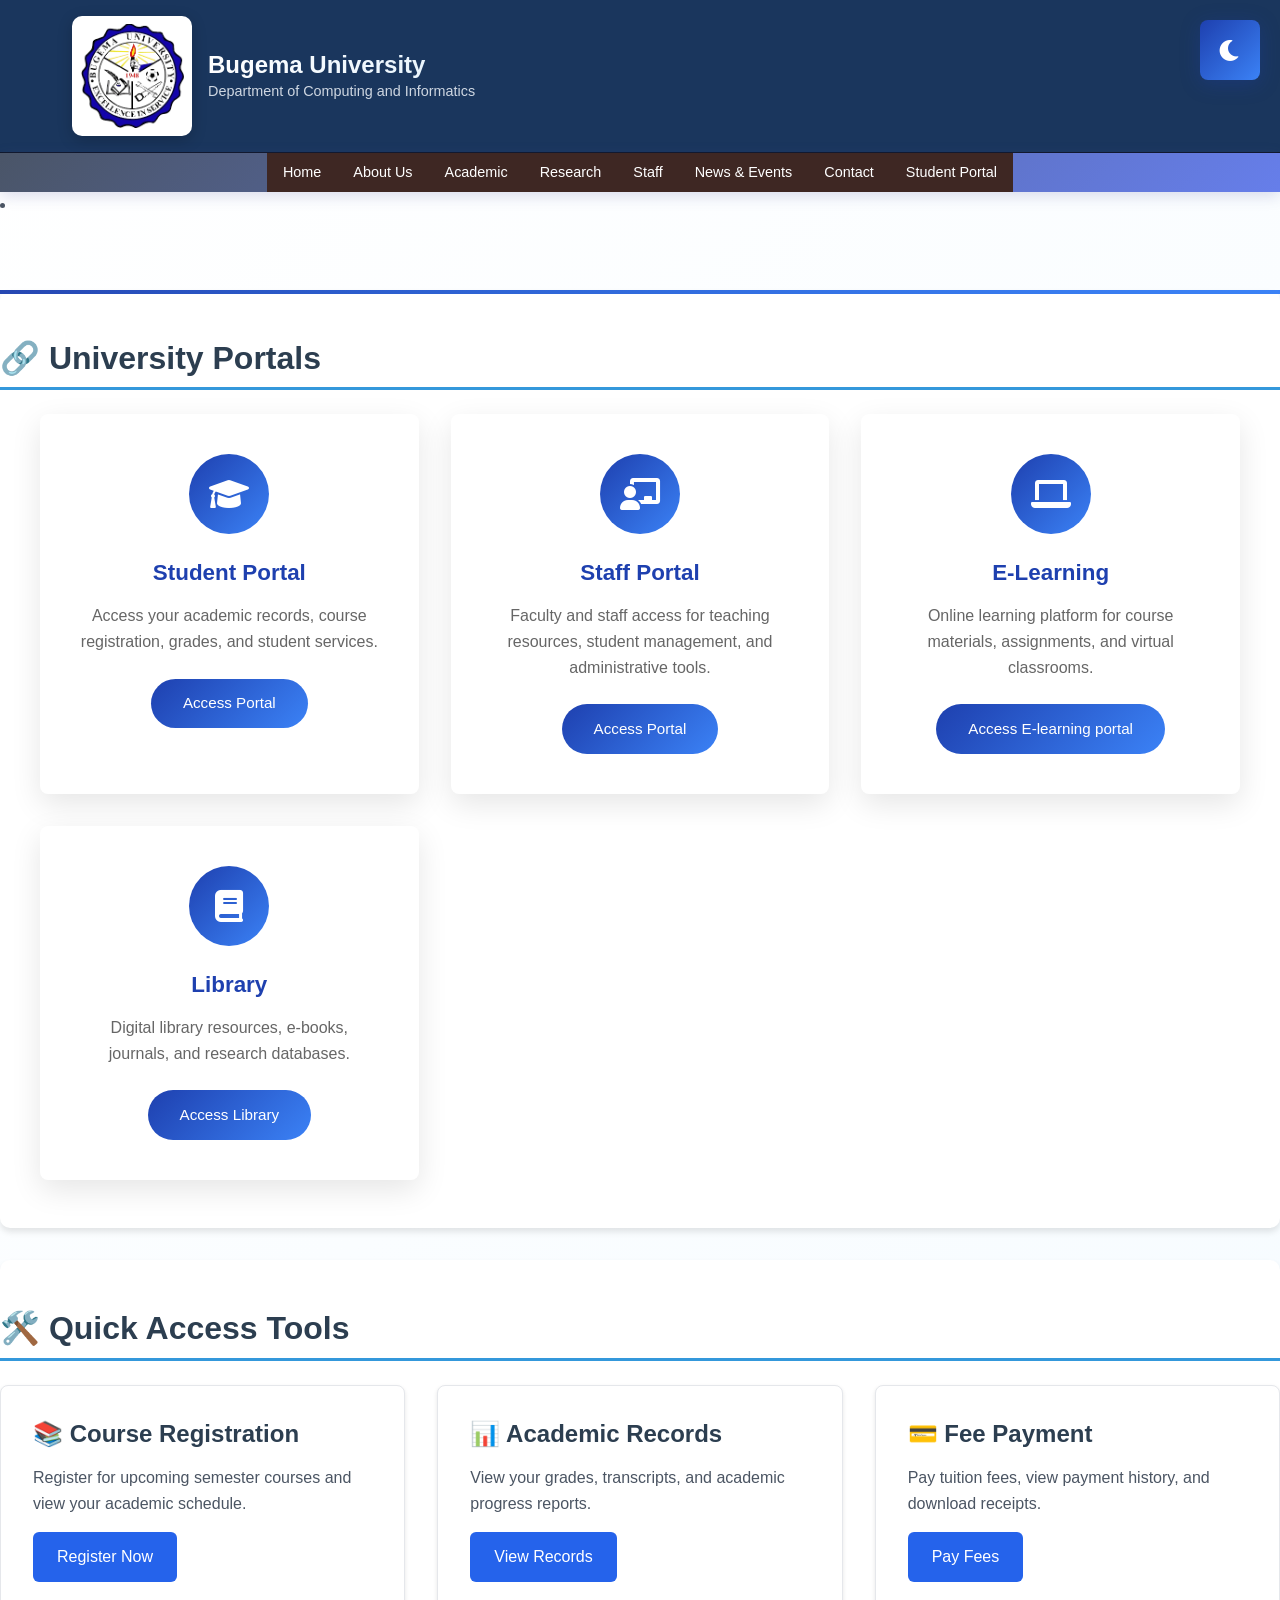
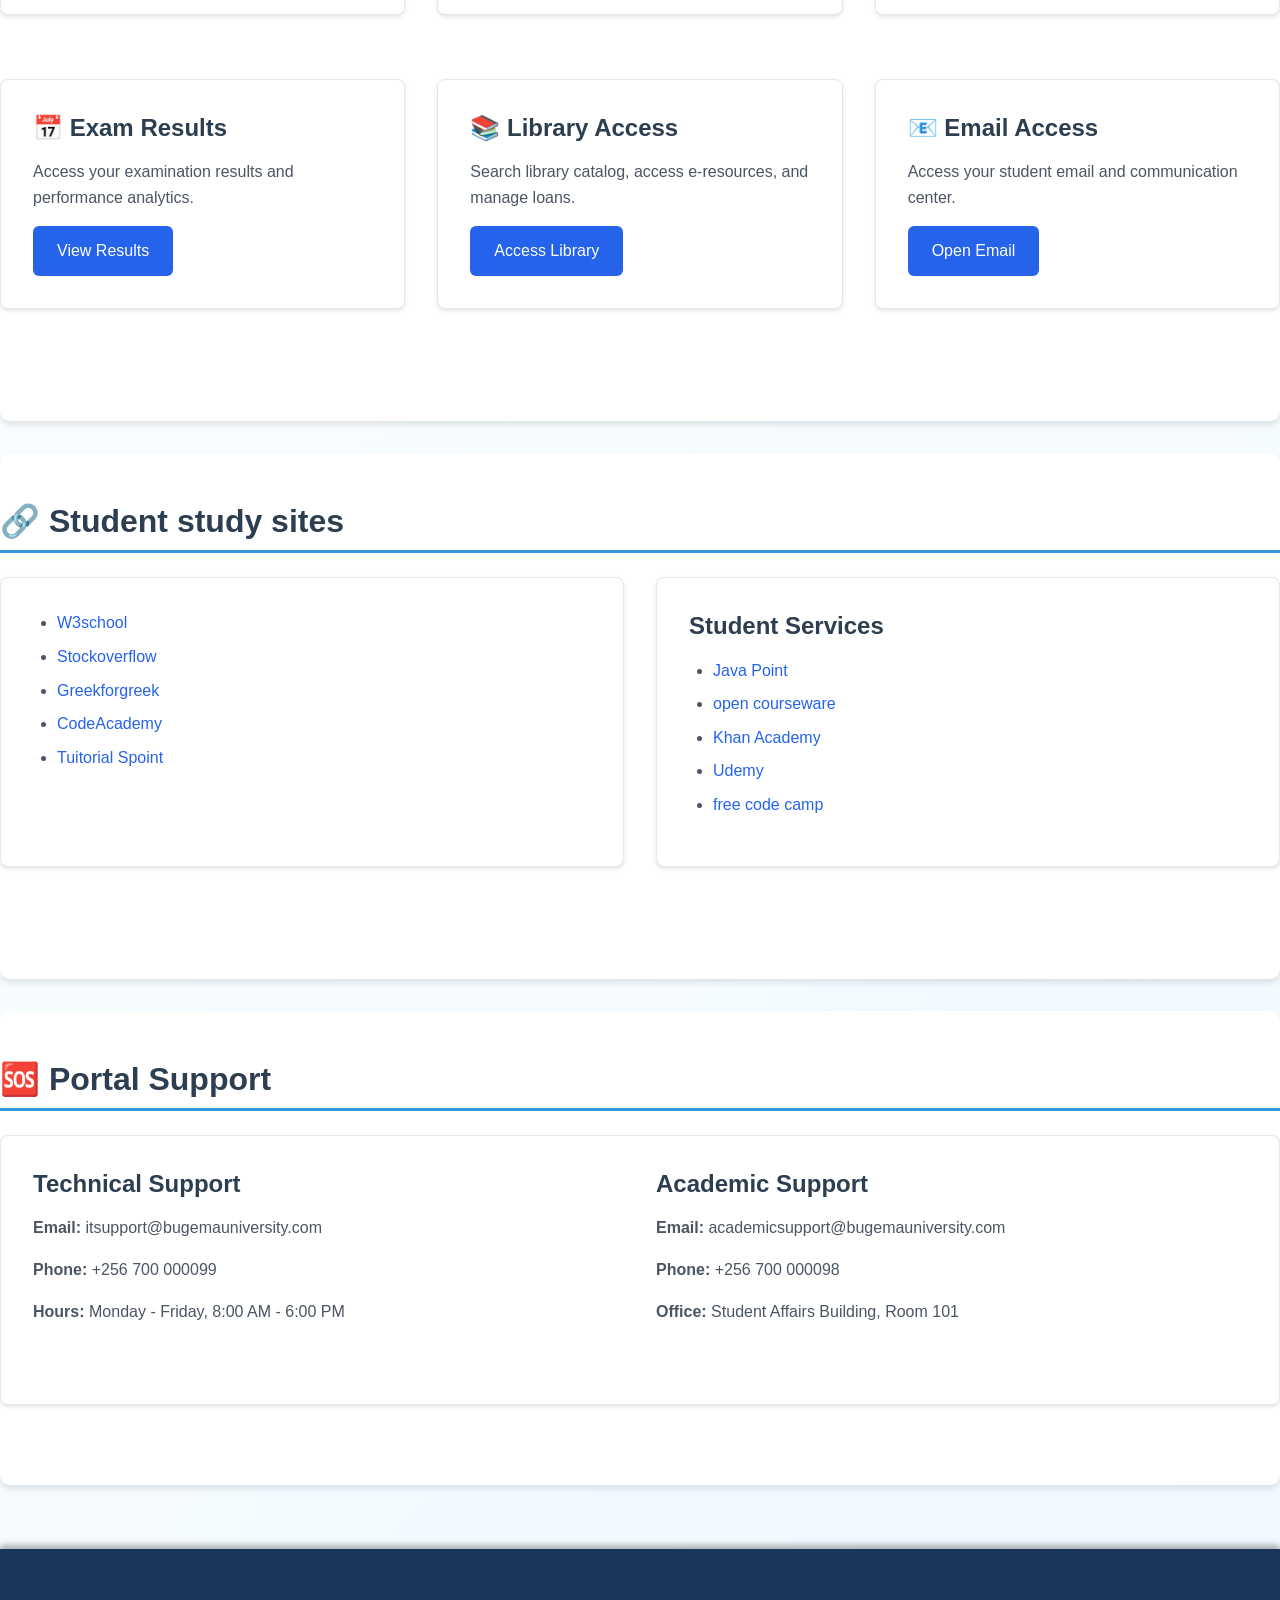
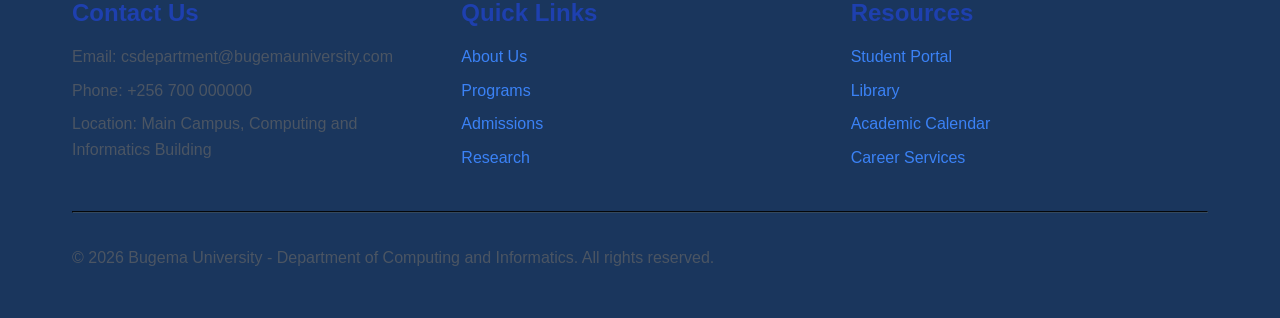
<file: student-portal.html>
<!DOCTYPE html>
<html lang="en">
<head>
    <meta charset="UTF-8">
    <meta name="viewport" content="width=device-width, initial-scale=1.0">
    <title>Student Portal - Bugema University</title>
    <link rel="stylesheet" href="styles.css">
    <link rel="stylesheet" href="https://cdnjs.cloudflare.com/ajax/libs/font-awesome/6.0.0/css/all.min.css">
</head>
<body>
    <!-- Theme Toggle Button -->
    <button class="theme-toggle" id="themeToggle" aria-label="Toggle dark/light mode">
        <i class="fas fa-moon icon" id="themeIcon"></i>
    </button>
    <header>
        <div class="header-content">
            <div class="logo-container">
                <img src="bu.png" alt="Bugema University Logo" class="logo">
                <div class="header-text">
                    <h1>Bugema University</h1>
                    <p>Department of Computing and Informatics</p>
                </div>
            </div>
        </div>
    </header>

    <nav>
        <div class="nav-container">
            <ul class="nav-list">
                <li><a href="index.html">Home</a></li>
                <li><a href="about.html">About Us</a></li>
                <li class="dropdown">
                    <a href="departments.html">Academic</a>
                    <div class="dropdown-content">
                        <a href="departments.html">Schools & Departments</a>
                        <a href="programs.html">Programs</a>
                        <a href="admissions.html">Admissions</a>
                        <a href="timetable.html">Timetable</a>
                    </div>
                </li>
                <li class="dropdown">
                    <a href="research.html">Research</a>
                    <div class="dropdown-content">
                        <a href="research.html">Research Overview</a>
                        <a href="faculty-achievements.html">Faculty Achievements</a>
                        <a href="publications.html">Publications</a>
                    </div>
                </li>
                <li><a href="staff.html">Staff</a></li>
                <li><a href="news.html">News & Events</a></li>
                <li><a href="contact.html">Contact</a></li>
                <li class="dropdown">
                    <a href="student-portal.html">Student Portal</a>
                    <div class="dropdown-content">
                        <a href="student-portal.html">Student Portal</a>
                        <a href="course-registration.html">Course Registration</a>
                        <a href="downloadable-forms.html">Forms</a>
                    </div>
                </li>
            </ul>
        </div>
    </nav>
                
                <li class="dropdown">
                    
                    <div class="dropdown-content">
                        <a href="student-portal.html">Student Portal</a>
                        <a href="course-registration.html">Course Registration</a>
                        <a href="downloadable-forms.html">Forms</a>
                    </div>
                </li>
            </ul>
        </div>
    </nav>

    <main>
         <!-- University Portals Access -->
            <section class="section fade-in">
                <h2>🔗 University Portals</h2>
                <div class="portal-grid">
                    <div class="portal-card">
                        <div class="portal-icon">
                            <i class="fas fa-graduation-cap"></i>
                        </div>
                        <h3>Student Portal</h3>
                        <p>Access your academic records, course registration, grades, and student services.</p>
                        <a href="https://erms.bugemauniv.ac.ug/student/login/" target="_blank" class="btn-primary">Access Portal</a>
                    </div>
                    <div class="portal-card">
                        <div class="portal-icon">
                            <i class="fas fa-chalkboard-teacher"></i>
                        </div>
                        <h3>Staff Portal</h3>
                        <p>Faculty and staff access for teaching resources, student management, and administrative tools.</p>
                        <a href="https://erms.bugemauniv.ac.ug/buerms/" target="_blank" class="btn-primary">Access Portal</a>
                    </div>
                    <div class="portal-card">
                        <div class="portal-icon">
                            <i class="fas fa-laptop"></i>
                        </div>
                        <h3>E-Learning</h3>
                        <p>Online learning platform for course materials, assignments, and virtual classrooms.</p>
                        <a href="https://elearning.bugemauniv.ac.ug/" target="_blank" class="btn-primary">Access E-learning portal</a>
                    </div>
                    <div class="portal-card">
                        <div class="portal-icon">
                            <i class="fas fa-book"></i>
                        </div>
                        <h3>Library</h3>
                        <p>Digital library resources, e-books, journals, and research databases.</p>
                        <a href="https://lib.bugemauniv.ac.ug/" target="_blank" class="btn-primary">Access Library</a>
                    </div>
                </div>
            </section>

            <!-- Quick Access Tools -->
            <section class="section fade-in">
                <h2>🛠️ Quick Access Tools</h2>
                <div class="grid grid-3">
                    <div class="card">
                        <h3>📚 Course Registration</h3>
                        <p>Register for upcoming semester courses and view your academic schedule.</p>
                        <a href="#" class="btn">Register Now</a>
                    </div>
                    <div class="card">
                        <h3>📊 Academic Records</h3>
                        <p>View your grades, transcripts, and academic progress reports.</p>
                        <a href="#" class="btn">View Records</a>
                    </div>
                    <div class="card">
                        <h3>💳 Fee Payment</h3>
                        <p>Pay tuition fees, view payment history, and download receipts.</p>
                        <a href="#" class="btn">Pay Fees</a>
                    </div>
                    <div class="card">
                        <h3>📅 Exam Results</h3>
                        <p>Access your examination results and performance analytics.</p>
                        <a href="#" class="btn">View Results</a>
                    </div>
                    <div class="card">
                        <h3>📚 Library Access</h3>
                        <p>Search library catalog, access e-resources, and manage loans.</p>
                        <a href="#" class="btn">Access Library</a>
                    </div>
                    <div class="card">
                        <h3>📧 Email Access</h3>
                        <p>Access your student email and communication center.</p>
                        <a href="#" class="btn">Open Email</a>
                    </div>
                </div>
            </section>

            <!-- Important Links -->
            <section class="section fade-in">
                <h2>🔗 Student study sites</h2>
                <div class="grid grid-2">
                    <div class="card">

                        <ul>
                            <li><a href="https://www.w3schools.com">W3school</a></li>
                            <li><a href="https://stackoverflow.com">Stockoverflow</a></li>
                            <li><a href="https://www.geeksforgeeks.org">Greekforgreek</a></li>
                            <li><a href=" Website: https://www.codecademy.com">CodeAcademy</a></li>
                            <li><a href="https://www.tutorialspoint.com">Tuitorial Spoint</a></li>
                        </ul>
                    </div>
                    <div class="card">
                        <h3>Student Services</h3>
                        <ul>
                            <li><a href="https://www.javatpoint.com">Java Point </a></li>
                            <li><a href="https://ocw.mit.edu">open courseware</a></li>
                            <li><a href="https://www.khanacademy.org">Khan Academy</a></li>
                            <li><a href="https://www.udemy.com">Udemy</a></li>
                            <li><a href="https://www.freecodecamp.org">free code camp</a></li>
                        </ul>
                    </div>
                </div>
            </section>

            <!-- Support Information -->
            <section class="section fade-in">
                <h2>🆘 Portal Support</h2>
                <div class="card">
                    <div class="grid grid-2">
                        <div>
                            <h3>Technical Support</h3>
                            <p><strong>Email:</strong> itsupport@bugemauniversity.com</p>
                            <p><strong>Phone:</strong> +256 700 000099</p>
                            <p><strong>Hours:</strong> Monday - Friday, 8:00 AM - 6:00 PM</p>
                        </div>
                        <div>
                            <h3>Academic Support</h3>
                            <p><strong>Email:</strong> academicsupport@bugemauniversity.com</p>
                            <p><strong>Phone:</strong> +256 700 000098</p>
                            <p><strong>Office:</strong> Student Affairs Building, Room 101</p>
                        </div>
                    </div>
                </div>
            </section>
        </div>
    </main>

    <footer>
        <div class="container">
            <div class="footer-content">
                <div class="footer-section">
                    <h3>Contact Us</h3>
                    <p>Email: csdepartment@bugemauniversity.com</p>
                    <p>Phone: +256 700 000000</p>
                    <p>Location: Main Campus, Computing and Informatics Building</p>
                </div>
                <div class="footer-section">
                    <h3>Quick Links</h3>
                    <p><a href="about.html">About Us</a></p>
                    <p><a href="programs.html">Programs</a></p>
                    <p><a href="admissions.html">Admissions</a></p>
                    <p><a href="research.html">Research</a></p>
                </div>
                <div class="footer-section">
                    <h3>Resources</h3>
                    <p><a href="student-portal.html">Student Portal</a></p>
                    <p><a href="#">Library</a></p>
                    <p><a href="#">Academic Calendar</a></p>
                    <p><a href="#">Career Services</a></p>
                </div>
            </div>
            <hr style="border-color: #34495e; margin: 2rem 0;">
            <p>&copy; 2026 Bugema University - Department of Computing and Informatics. All rights reserved.</p>
        </div>
    </footer>

    <script>
        // Add fade-in animation on scroll
        const observerOptions = {
            threshold: 0.1,
            rootMargin: '0px 0px -50px 0px'
        };

        const observer = new IntersectionObserver(function(entries) {
            entries.forEach(entry => {
                if (entry.isIntersecting) {
                    entry.target.style.opacity = '1';
                    entry.target.style.transform = 'translateY(0)';
                }
            });
        }, observerOptions);

        document.querySelectorAll('.fade-in').forEach(el => {
            el.style.opacity = '0';
            el.style.transform = 'translateY(20px)';
            el.style.transition = 'opacity 0.8s ease, transform 0.8s ease';
            observer.observe(el);
        });

        // Portal login handler
        document.getElementById('portalLogin').addEventListener('submit', function(e) {
            e.preventDefault();
            
            // Show loading state
            const submitBtn = e.target.querySelector('button[type="submit"]');
            const originalText = submitBtn.textContent;
            submitBtn.textContent = 'Logging in...';
            submitBtn.disabled = true;
            
            // Simulate login process
            setTimeout(() => {
                const formContainer = document.querySelector('#portalLogin').parentElement;
                formContainer.innerHTML = `
                    <div class="text-center" style="padding: 3rem;">
                        <div style="width: 80px; height: 80px; background: #27ae60; color: white; border-radius: 50%; display: flex; align-items: center; justify-content: center; margin: 0 auto 2rem; font-size: 2rem;">✓</div>
                        <h2>Login Successful!</h2>
                        <p>Redirecting to your student dashboard...</p>
                        <div class="mt-2">
                            <a href="index.html" class="btn">Return to Home</a>
                        </div>
                    </div>
                `;
            }, 2000);
        });
    </script>
</body>
</html>
</file>
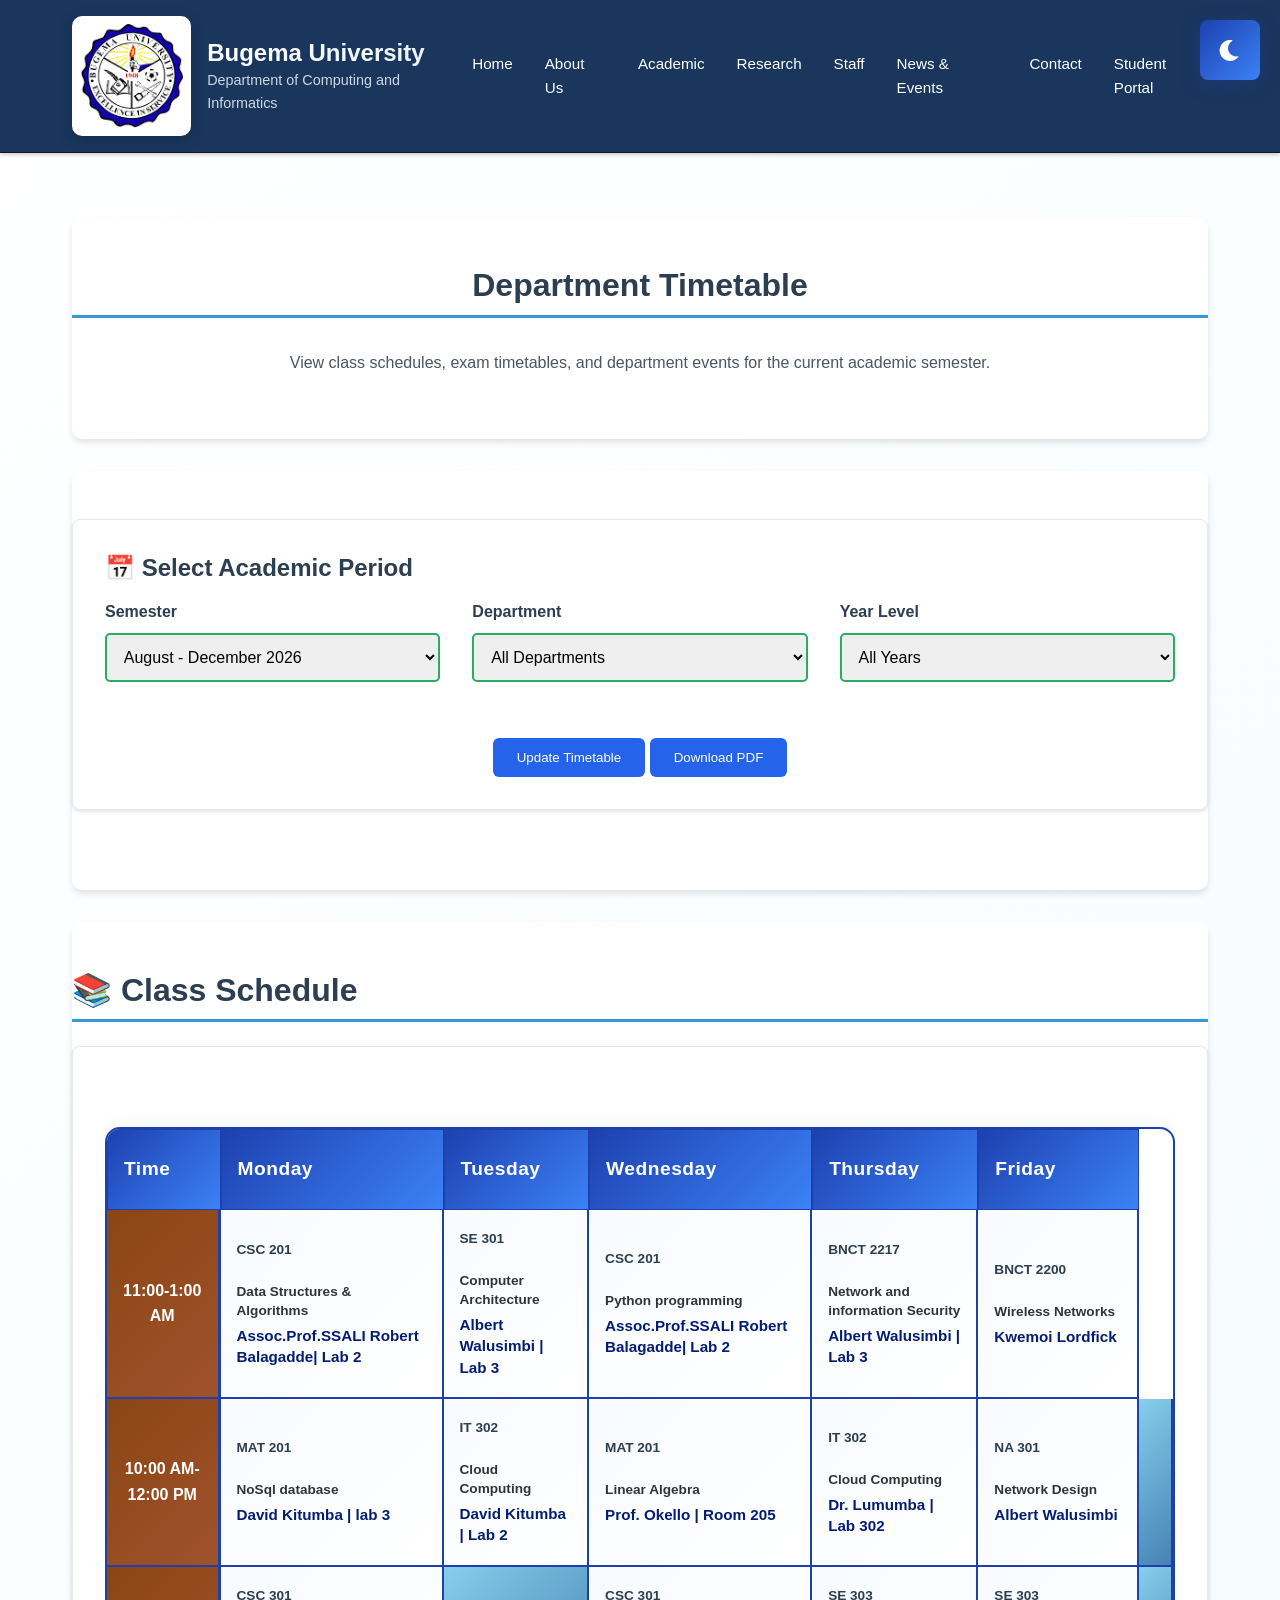
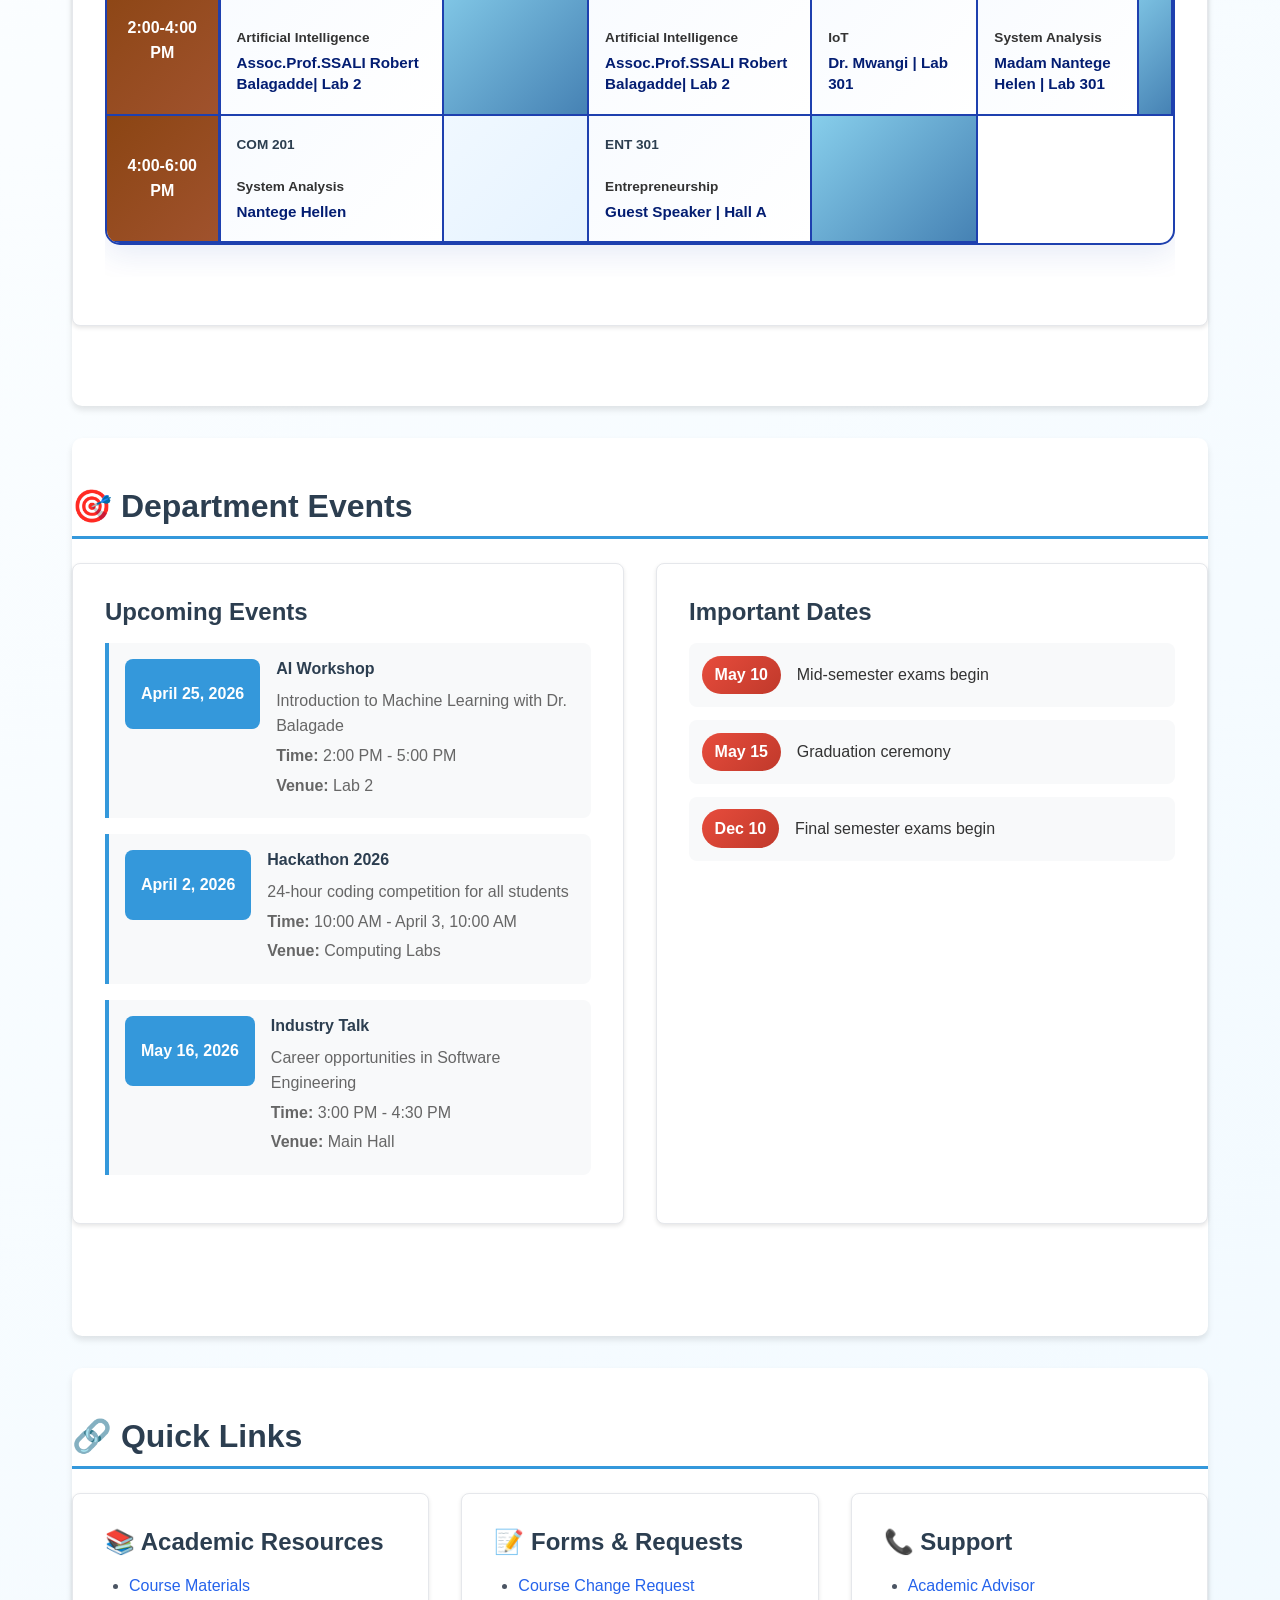
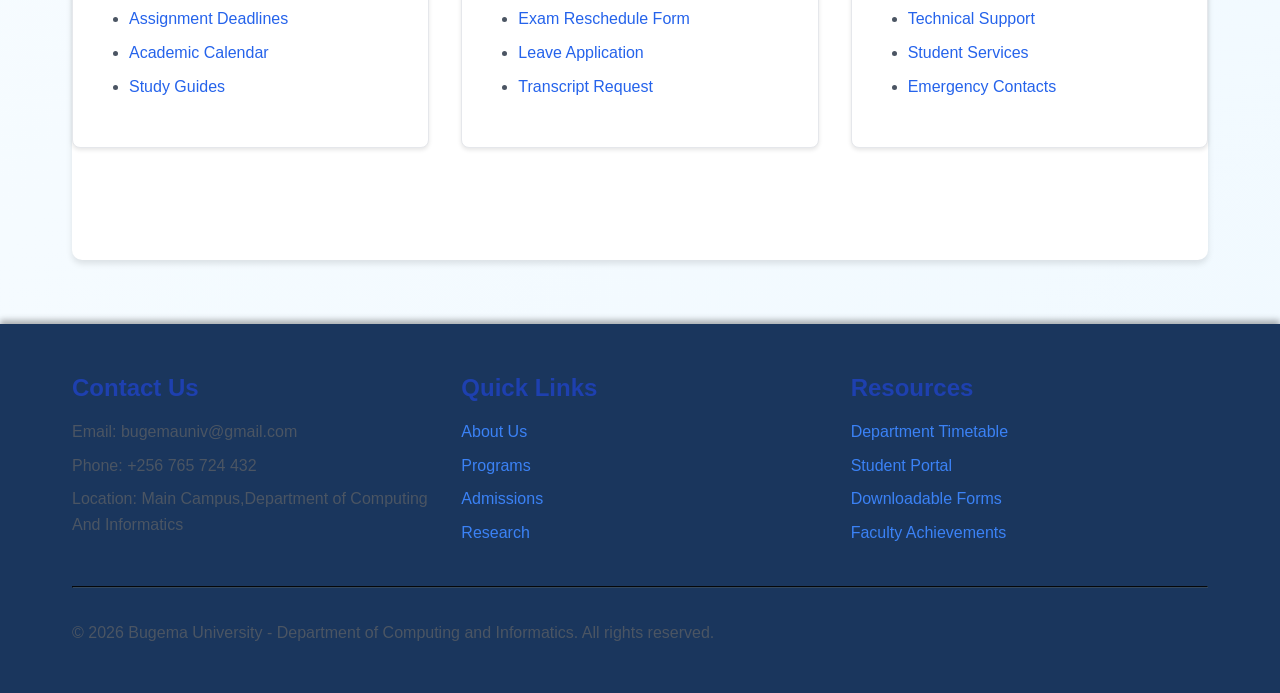
<file: timetable.html>
<!DOCTYPE html>
<html lang="en">
<head>
    <meta charset="UTF-8">
    <meta name="viewport" content="width=device-width, initial-scale=1.0">
    <title>Timetable - Bugema University</title>
    <link rel="stylesheet" href="styles.css">
    <link rel="stylesheet" href="https://cdnjs.cloudflare.com/ajax/libs/font-awesome/6.0.0/css/all.min.css">
    <link rel="preconnect" href="https://fonts.googleapis.com">
    <link rel="preconnect" href="https://fonts.gstatic.com" crossorigin>
</head>

<body>
    <!-- Theme Toggle Button -->
    <button class="theme-toggle" id="themeToggle" aria-label="Toggle dark/light mode">
        <i class="fas fa-moon icon" id="themeIcon"></i>
    </button>
    <header>
        <div class="header-content">
            <div class="logo-container">
                <img src="bugema_logo.png" alt="Bugema University Logo" class="logo">
                <div class="header-text">
                    <h1>Bugema University</h1>
                    <p>Department of Computing and Informatics</p>
                </div>
            </div>
            <div class="header-nav">
                <ul class="nav-list">
                    <li><a href="index.html">Home</a></li>
                    <li><a href="about.html">About Us</a></li>
                    <li class="dropdown">
                        <a href="departments.html">Academic</a>
                        <div class="dropdown-content">
                            <a href="departments.html">Schools & Departments</a>
                            <a href="programs.html">Programs</a>
                            <a href="admissions.html">Admissions</a>
                            <a href="timetable.html">Timetable</a>
                        </div>
                    </li>
                    <li class="dropdown">
                        <a href="research.html">Research</a>
                        <div class="dropdown-content">
                            <a href="research.html">Research Overview</a>
                            <a href="faculty-achievements.html">Faculty Achievements</a>
                            <a href="publications.html">Publications</a>
                        </div>
                    </li>
                    <li><a href="staff.html">Staff</a></li>
                    <li><a href="news.html">News & Events</a></li>
                    <li><a href="contact.html">Contact</a></li>
                    <li class="dropdown">
                        <a href="student-portal.html">Student Portal</a>
                        <div class="dropdown-content">
                            <a href="student-portal.html">Student Portal</a>
                            <a href="course-registration.html">Course Registration</a>
                            <a href="downloadable-forms.html">Forms</a>
                        </div>
                    </li>
                </ul>
            </div>
        </div>
    </header>

    <main>
        <div class="container">
            <!-- Page Header -->
            <section class="section fade-in">
                <div class="text-center">
                    <h2>Department Timetable</h2>
                    <p class="mt-2">View class schedules, exam timetables, and department events for the current academic semester.</p>
                </div>
            </section>

            <!-- Semester Selection -->
            <section class="section fade-in">
                <div class="card">
                    <h3>📅 Select Academic Period</h3>
                    <div class="grid grid-3">
                        <div class="form-group">
                            <label for="semester">Semester</label>
                            <select id="semester" name="semester">
                                <option value="aug2026">August - December 2026</option>
                                <option value="jan2027">January - May 2027</option>
                                <option value="jun2027">May - August 2027</option>
                            </select>
                        </div>
                        <div class="form-group">
                            <label for="department">Department</label>
                            <select id="department" name="department">
                                <option value="all">All Departments</option>
                                <option value="se">Software Engineering</option>
                                <option value="it">Information Technology</option>
                                <option value="se2">Software Engineering (2nd)</option>
                                <option value="na">Network and Administration</option>
                            </select>
                        </div>
                        <div class="form-group">
                            <label for="year">Year Level</label>
                            <select id="year" name="year">
                                <option value="all">All Years</option>
                                <option value="1">Year 1</option>
                                <option value="2">Year 2</option>
                                <option value="3">Year 3</option>
                            </select>
                        </div>
                    </div>
                    <div class="text-center mt-2">
                        <button class="btn" onclick="updateTimetable()">Update Timetable</button>
                        <button class="btn btn-secondary" onclick="downloadTimetable()">Download PDF</button>
                    </div>
                </div>
            </section>

            <!-- Class Timetable -->
            <section class="section fade-in">
                <h2>📚 Class Schedule</h2>
                <div class="card">
                    <div class="timetable-container">
                        <table class="timetable">
                            <thead>
                                <tr>
                                    <th>Time</th>
                                    <th>Monday</th>
                                    <th>Tuesday</th>
                                    <th>Wednesday</th>
                                    <th>Thursday</th>
                                    <th>Friday</th>
                                </tr>
                            </thead>
                            <tbody>
                                <tr>
                                    <td class="time-slot">11:00-1:00 AM</td>
                                    <td class="course-cell">
                                        <div class="course-info">
                                            <strong>CSC 201</strong><br>
                                            Data Structures & Algorithms<br>
                                             <small>Assoc.Prof.SSALI Robert Balagadde| Lab 2</small>
                                        </div>
                                    </td>
                                    <td class="course-cell">
                                        <div class="course-info">
                                            <strong>SE 301</strong><br>
                                            Computer  Architecture<br>
                                            <small>Albert Walusimbi  | Lab 3</small>
                                        </div>
                                    </td>
                                    <td class="course-cell">
                                        <div class="course-info">
                                            <strong>CSC 201</strong><br>
                                            Python programming<br>
                                             <small>Assoc.Prof.SSALI Robert Balagadde| Lab 2</small>
                                        </div>
                                    </td>
                                    <td class="course-cell">
                                        <div class="course-info">
                                            <strong>BNCT 2217</strong><br>
                                            Network and information Security<br>
                                            <small>Albert Walusimbi | Lab 3</small>
                                        </div>
                                    </td>
                                    <td class="course-cell">
                                        <div class="course-info">
                                            <strong>BNCT 2200</strong><br>
                                           Wireless Networks<br>
                                            <small>Kwemoi Lordfick </small>
                                        </div>
                                    </td>

                                </tr>
                                <tr>
                                    <td class="time-slot">10:00 AM-12:00 PM</td>
                                    <td class="course-cell">
                                        <div class="course-info">
                                            <strong>MAT 201</strong><br>
                                            NoSql database<br>
                                            <small>David Kitumba | lab 3</small>
                                        </div>
                                    </td>
                                    <td class="course-cell">
                                        <div class="course-info">
                                            <strong>IT 302</strong><br>
                                            Cloud Computing<br>
                                            <small> David Kitumba | Lab 2</small>
                                        </div>
                                    </td>
                                    <td class="course-cell">
                                        <div class="course-info">
                                            <strong>MAT 201</strong><br>
                                            Linear Algebra<br>
                                            <small>Prof. Okello | Room 205</small>
                                        </div>
                                    </td>
                                    <td class="course-cell">
                                        <div class="course-info">
                                            <strong>IT 302</strong><br>
                                            Cloud Computing<br>
                                            <small>Dr. Lumumba | Lab 302</small>
                                        </div>
                                    </td>
                                    <td class="course-cell">
                                        <div class="course-info">
                                            <strong>NA 301</strong><br>
                                            Network Design<br>
                                            <small>Albert Walusimbi</small>
                                        </div>
                                    </td>
                                    <td class="weekend-cell"></td>
                                </tr>
                                <tr>
                                    <td class="time-slot">2:00-4:00 PM</td>
                                    <td class="course-cell">
                                        <div class="course-info">
                                            <strong>CSC 301</strong><br>
                                            Artificial Intelligence<br>
                                            <small>Assoc.Prof.SSALI Robert Balagadde| Lab 2</small>
                                        </div>
                                    </td>
                                    <td class="weekend-cell"></td>
                                    <td class="course-cell">
                                        <div class="course-info">
                                            <strong>CSC 301</strong><br>
                                            Artificial Intelligence<br>
                                            <small>Assoc.Prof.SSALI Robert Balagadde| Lab 2</small>
                                        </div>
                                    </td>
                                    <td class="course-cell">
                                        <div class="course-info">
                                            <strong>SE 303</strong><br>
                                            IoT<br>
                                            <small>Dr. Mwangi | Lab 301</small>
                                        </div>
                                    </td>
                                    <td class="course-cell">
                                        <div class="course-info">
                                            <strong>SE 303</strong><br>
                                            System Analysis<br>
                                            <small>Madam Nantege Helen | Lab 301</small>
                                        </div>
                                    </td>
                                    <td class="weekend-cell"></td>
                                </tr>
                                <tr>
                                    <td class="time-slot">4:00-6:00 PM</td>
                                    <td class="course-cell">
                                        <div class="course-info">
                                            <strong>COM 201</strong><br>
                                            System Analysis<br>
                                            <small>Nantege Hellen</small>
                                        </div>
                                    <td class="course-cell"></td>
                                    <td class="course-cell">
                                        <div class="course-info">
                                            <strong>ENT 301</strong><br>
                                            Entrepreneurship<br>
                                            <small>Guest Speaker | Hall A</small>
                                        </div>
                                    </td>
                                    <td class="weekend-cell"></td>
                                </tr>
                            </tbody>
                        </table>
                    </div>
                </div>
            </section>

           
            <!-- Department Events -->
            <section class="section fade-in">
                <h2>🎯 Department Events</h2>
                <div class="grid grid-2">
                    <div class="card">
                        <h3>Upcoming Events</h3>
                        <div class="event-item">
                            <div class="event-date">April 25, 2026</div>
                            <div class="event-details">
                                <h4>AI Workshop</h4>
                                <p>Introduction to Machine Learning with Dr. Balagade</p>
                                <p><strong>Time:</strong> 2:00 PM - 5:00 PM</p>
                                <p><strong>Venue:</strong> Lab 2</p>
                            </div>
                        </div>
                        <div class="event-item">
                            <div class="event-date">April 2, 2026</div>
                            <div class="event-details">
                                <h4>Hackathon 2026</h4>
                                <p>24-hour coding competition for all students</p>
                                <p><strong>Time:</strong> 10:00 AM - April 3, 10:00 AM</p>
                                <p><strong>Venue:</strong> Computing Labs</p>
                            </div>
                        </div>
                        <div class="event-item">
                            <div class="event-date">May 16, 2026</div>
                            <div class="event-details">
                                <h4>Industry Talk</h4>
                                <p>Career opportunities in Software Engineering</p>
                                <p><strong>Time:</strong> 3:00 PM - 4:30 PM</p>
                                <p><strong>Venue:</strong> Main Hall</p>
                            </div>
                        </div>
                    </div>

                    <div class="card">
                        <h3>Important Dates</h3>
                        <div class="important-dates">
                            <div class="date-item">
                                <span class="date-badge">May 10</span>
                                <span>Mid-semester exams begin</span>
                            </div>
                            <div class="date-item">
                                <span class="date-badge">May 15</span>
                                <span>Graduation ceremony</span>
                            </div>
                            <div class="date-item">
                                <span class="date-badge">Dec 10</span>
                                <span>Final semester exams begin</span>
                            </div>
                        </div>
                    </div>
                </div>
            </section>

            <!-- Quick Links -->
            <section class="section fade-in">
                <h2>🔗 Quick Links</h2>
                <div class="grid grid-3">
                    <div class="card">
                        <h3>📚 Academic Resources</h3>
                        <ul>
                            <li><a href="#">Course Materials</a></li>
                            <li><a href="#">Assignment Deadlines</a></li>
                            <li><a href="#">Academic Calendar</a></li>
                            <li><a href="#">Study Guides</a></li>
                        </ul>
                    </div>
                    <div class="card">
                        <h3>📝 Forms & Requests</h3>
                        <ul>
                            <li><a href="#">Course Change Request</a></li>
                            <li><a href="#">Exam Reschedule Form</a></li>
                            <li><a href="#">Leave Application</a></li>
                            <li><a href="#">Transcript Request</a></li>
                        </ul>
                    </div>
                    <div class="card">
                        <h3>📞 Support</h3>
                        <ul>
                            <li><a href="#">Academic Advisor</a></li>
                            <li><a href="#">Technical Support</a></li>
                            <li><a href="#">Student Services</a></li>
                            <li><a href="#">Emergency Contacts</a></li>
                        </ul>
                    </div>
                </div>
            </section>
        </div>
    </main>

    <footer>
        <div class="container">
            <div class="footer-content">
                <div class="footer-section">
                    <h3>Contact Us</h3>
                    <p>Email: bugemauniv@gmail.com</p>
                    <p>Phone: +256 765 724 432</p>
                    <p>Location: Main Campus,Department of Computing And Informatics</p>
                </div>
                <div class="footer-section">
                    <h3>Quick Links</h3>
                    <p><a href="about.html">About Us</a></p>
                    <p><a href="programs.html">Programs</a></p>
                    <p><a href="admissions.html">Admissions</a></p>
                    <p><a href="research.html">Research</a></p>
                </div>
                <div class="footer-section">
                    <h3>Resources</h3>
                    <p><a href="timetable.html">Department Timetable</a></p>
                    <p><a href="student-portal.html">Student Portal</a></p>
                    <p><a href="downloadable-forms.html">Downloadable Forms</a></p>
                    <p><a href="faculty-achievements.html">Faculty Achievements</a></p>
                </div>
            </div>
            <hr style="border-color: #34495e; margin: 2rem 0;">
            <p>&copy; 2026 Bugema University - Department of Computing and Informatics. All rights reserved.</p>
        </div>
    </footer>

    <script>
        // Add fade-in animation on scroll
        const observerOptions = {
            threshold: 0.1,
            rootMargin: '0px 0px -50px 0px'
        };

        const observer = new IntersectionObserver(function(entries) {
            entries.forEach(entry => {
                if (entry.isIntersecting) {
                    entry.target.style.opacity = '1';
                    entry.target.style.transform = 'translateY(0)';
                }
            });
        }, observerOptions);

        document.querySelectorAll('.fade-in').forEach(el => {
            el.style.opacity = '0';
            el.style.transform = 'translateY(20px)';
            el.style.transition = 'opacity 0.8s ease, transform 0.8s ease';
            observer.observe(el);
        });

        // Update timetable function
        function updateTimetable() {
            const semester = document.getElementById('semester').value;
            const department = document.getElementById('department').value;
            const year = document.getElementById('year').value;
            
            // Show loading state
            const timetableContainer = document.querySelector('.timetable-container');
            timetableContainer.innerHTML = '<div class="text-center" style="padding: 2rem;"><p>Loading timetable...</p></div>';
            
            // Simulate loading (in real implementation, this would fetch from server)
            setTimeout(() => {
                location.reload(); // For demo purposes, reload the page
            }, 1000);
        }

        // Download timetable function
        function downloadTimetable() {
            const semester = document.getElementById('semester').value;
            const department = document.getElementById('department').value;
            const year = document.getElementById('year').value;
            
            // Create a simple text representation for download
            const timetableText = `
Department Timetable - Bugema University
Semester: ${semester}
Department: ${department}
Year: ${year}

Generated on: ${new Date().toLocaleDateString()}

This is a downloadable version of the timetable.
For the latest updates, please visit the website.
            `;
            
            const blob = new Blob([timetableText], { type: 'text/plain' });
            const url = window.URL.createObjectURL(blob);
            const a = document.createElement('a');
            a.href = url;
            a.download = `timetable_${semester}_${department}_${year}.txt`;
            document.body.appendChild(a);
            a.click();
            document.body.removeChild(a);
            window.URL.revokeObjectURL(url);
        }
    </script>
</body>
</html>
</file>
<file: styles.css>
/* Modern CSS Framework for Bugema University Department Website */

* {
    margin: 0;
    padding: 0;
    box-sizing: border-box;
}

body {
    font-family: 'Segoe UI', Tahoma, Geneva, Verdana, sans-serif;
    line-height: 1.6;
    color: #2c3e50;
    background: linear-gradient(135deg, #ffffff 0%, #f0f9ff 100%);
}

.container {
    max-width: 1200px;
    margin: 0 auto;
    padding: 0 20px;
}

/* Header Styles - Enhanced Dark Blue */
header {
    background: linear-gradient(135deg, #1a365d 0%, #2563eb 100%);
    color: white;
    padding: 1rem 0;
    box-shadow: 0 4px 20px rgba(37, 99, 235, 0.3);
    position: sticky;
    top: 0;
    z-index: 100;
}

.header-content {
    display: flex;
    justify-content: space-between;
    align-items: center;
    max-width: 1200px;
    margin: 0 auto;
    padding: 0 2rem;
}

.logo-section {
    display: flex;
    align-items: center;
    gap: 15px;
}

.logo-container {
    display: flex;
    align-items: center;
    gap: 1rem;
}

.logo {
    width: 120px;
    height: 120px;
    border-radius: 10px;
    object-fit: cover;
    transition: transform 0.3s ease;
    box-shadow: 0 4px 15px rgba(0, 0, 0, 0.2);
    position: relative;
    background: white;
    padding: 8px;
    box-sizing: border-box;
}

.logo::before {
    content: '';
    position: absolute;
    top: -4px;
    left: -4px;
    right: -4px;
    bottom: -4px;
    background: linear-gradient(135deg, #ffffff 0%, #f8fafc 100%);
    border-radius: 12px;
    z-index: -1;
    box-shadow: 0 4px 20px rgba(255, 255, 255, 0.5);
}

.logo:hover {
    transform: scale(1.1);
    box-shadow: 0 6px 20px rgba(0, 0, 0, 0.3);
}

.logo:hover::before {
    box-shadow: 0 8px 25px rgba(255, 255, 255, 0.7);
}

.header-text h1 {
    font-size: 2.8rem;
    margin: 0;
    background: linear-gradient(45deg, #ffffff, #e3f2fd);
    -webkit-background-clip: text;
    -webkit-text-fill-color: transparent;
    background-clip: text;
}

.header-text p {
    margin: 0;
    opacity: 0.9;
    font-size: 1.5rem;
    color: #e2e8f0;
}

/* Top Bar - Makerere Style */
.top-bar {
    background: #333;
    color: white;
    padding: 0.5rem 0;
    font-size: 0.9rem;
}

.top-bar .container {
    display: flex;
    justify-content: space-between;
    align-items: center;
    max-width: 1200px;
    margin: 0 auto;
    padding: 0 2rem;
}

.top-bar-left,
.top-bar-right {
    display: flex;
    gap: 1.5rem;
}

.top-bar a {
    color: white;
    text-decoration: none;
    transition: color 0.3s ease;
}

.top-bar a:hover {
    color: #f0f0f0;
}

/* Header Styles - Simple Clean Design */
header {
    background: #1a365d;
    color: white;
    padding: 1rem 0;
    box-shadow: 0 2px 4px rgba(0, 0, 0, 0.2);
    border-bottom: 1px solid #0f172a;
    position: sticky;
    top: 0;
    z-index: 100;
}

.header-content {
    display: flex;
    justify-content: space-between;
    align-items: center;
    max-width: 1200px;
    margin: 0 auto;
    padding: 0 2rem;
}

.logo-container {
    display: flex;
    align-items: center;
    gap: 1rem;
}

.header-text h1 {
    font-size: 1.5rem;
    margin: 0;
    color: white;
}

.header-text p {
    font-size: 0.9rem;
    margin: 0;
    color: #e2e8f0;
}

.header-nav {
    display: flex;
    align-items: center;
}

/* Navigation Styles - Simple Text Links */
.header-nav .nav-list {
    display: flex;
    list-style: none;
    margin: 0;
    padding: 0;
    gap: 2rem;
}

.header-nav .nav-list li {
    position: relative;
    margin: 0;
}

.header-nav .nav-list a {
    display: block;
    color: white;
    text-decoration: none;
    padding: 0.5rem 0;
    font-weight: 500;
    font-size: 0.95rem;
    transition: all 0.3s ease;
    border: none;
    background: transparent;
}

.header-nav .nav-list a:hover {
    color: #60a5fa;
    text-decoration: underline;
}

.header-nav .dropdown-content {
    position: absolute;
    top: 100%;
    left: 0;
    background: #1a365d;
    min-width: 200px;
    box-shadow: 0 4px 8px rgba(0, 0, 0, 0.3);
    border: 1px solid #0f172a;
    z-index: 1000;
    border-radius: 4px;
    opacity: 0;
    visibility: hidden;
    transform: translateY(-10px);
    transition: all 0.3s ease;
}

.header-nav .dropdown:hover .dropdown-content {
    opacity: 1;
    visibility: visible;
    transform: translateY(0);
}

.header-nav .dropdown-content a {
    display: block;
    padding: 0.75rem 1rem;
    color: white;
    text-decoration: none;
    transition: all 0.3s ease;
    border-bottom: 1px solid #0f172a;
    font-size: 0.9rem;
}

.header-nav .dropdown-content a:hover {
    background: #2563eb;
    color: white;
    text-decoration: none;
}

.header-nav .dropdown-content a:last-child {
    border-bottom: none;
}

/* Hero Section - Makerere Style */
.hero-section-makerere {
    background: linear-gradient(rgba(0, 0, 0, 0.2), rgba(0, 0, 0, 0.2)), url('IMG/IMG-20260322-WA0003.jpg') center/cover;
    padding: 0;
    text-align: center;
    position: relative;
    width: 100%;
    height: 100vh;
    display: flex;
    align-items: center;
    justify-content: center;
}

.hero-content {
    position: relative;
    z-index: 2;
    max-width: 900px;
    margin: 0 auto;
    padding: 0 2rem;
}

.hero-section-makerere h1 {
    font-size: 3.5rem;
    font-weight: 700;
    margin-bottom: 1.5rem;
    line-height: 1.2;
}

.hero-section-makerere p {
    font-size: 1.4rem;
    margin-bottom: 2.5rem;
    line-height: 1.6;
    opacity: 0.95;
}

.btn-primary-makerere {
    background: #1e40af;
    color: white;
    padding: 1rem 2.5rem;
    text-decoration: none;
    border-radius: 5px;
    font-weight: 600;
    font-size: 1.1rem;
    transition: all 0.3s ease;
    display: inline-block;
    margin: 0 0.5rem;
}

.btn-primary-makerere:hover {
    background: #1a3788;
    transform: translateY(-2px);
}

.btn-secondary-makerere {
    background: transparent;
    color: white;
    padding: 1rem 2.5rem;
    text-decoration: none;
    border: 2px solid white;
    border-radius: 3px;
    font-weight: 600;
    font-size: 1.1rem;
    transition: all 0.3s ease;
    display: inline-block;
    margin: 0 0.5rem;
}

.btn-secondary-makerere:hover {
    background: white;
    color: #1e40af;
    transform: translateY(-2px);
}


.quick-links-section {
    background: linear-gradient(135deg, #f8fafc 0%, #e0f2fe 100%);
    padding: 4rem 0;
}

.quick-links-section h2 {
    text-align: center;
    font-size: 2.5rem;
    margin-bottom: 3rem;
    color: #333;
    font-weight: 600;
}

.quick-links-grid-makerere {
    display: grid;
    grid-template-columns: repeat(auto-fit, minmax(280px, 1fr));
    gap: 2rem;
    max-width: 1200px;
    margin: 0 auto;
}

.quick-link-item {
    background: white;
    padding: 2rem;
    border-radius: 5px;
    box-shadow: 0 2px 10px rgba(0, 0, 0, 0.1);
}

.quick-link-item h3 {
    color: #1e40af;
    font-size: 1.3rem;
    margin-bottom: 1.5rem;
    font-weight: 600;
    border-bottom: 2px solid #1e40af;
    padding-bottom: 0.5rem;
}

.quick-link-item ul {
    list-style: none;
    padding: 0;
}

.quick-link-item li {
    margin-bottom: 0.8rem;
}

.quick-link-item a {
    color: #555;
    text-decoration: none;
    transition: color 0.3s ease;
    font-size: 0.95rem;
}

.quick-link-item a:hover {
    color: #1e40af;
}

/* Featured News Section - Makerere Style */
.featured-news-section {
    padding: 4rem 0;
}

.featured-news-section h2 {
    text-align: center;
    font-size: 2.5rem;
    margin-bottom: 3rem;
    color: #333;
    font-weight: 600;
}

.news-grid-makerere {
    display: grid;
    grid-template-columns: repeat(auto-fit, minmax(350px, 1fr));
    gap: 2rem;
    max-width: 1200px;
    margin: 0 auto;
}

.news-item {
    background: white;
    padding: 2rem;
    border-radius: 5px;
    box-shadow: 0 2px 10px rgba(0, 0, 0, 0.1);
    transition: transform 0.3s ease;
}

.news-item:hover {
    transform: translateY(-5px);
}

.news-item h3 {
    margin-bottom: 1rem;
    font-size: 1.3rem;
    line-height: 1.4;
}

.news-item h3 a {
    color: #1e40af;
    text-decoration: none;
    transition: color 0.3s ease;
}

.news-item h3 a:hover {
    color: #1a3788;
}

.news-item p {
    color: #666;
    line-height: 1.6;
    margin-bottom: 1.5rem;
}

.read-more {
    color: #1e40af;
    text-decoration: none;
    font-weight: 500;
    transition: color 0.3s ease;
}

.read-more:hover {
    color: #1a3788;
}

/* Events Section - Enhanced */
.events-section {
    background: linear-gradient(135deg, #f8fafc 0%, #e0f2fe 100%);
    padding: 4rem 0;
}

.events-section h2 {
    text-align: center;
    font-size: 2.5rem;
    margin-bottom: 3rem;
    color: #333;
    font-weight: 600;
}

.events-grid {
    display: grid;
    grid-template-columns: repeat(auto-fit, minmax(300px, 1fr));
    gap: 2rem;
    max-width: 1200px;
    margin: 0 auto;
}

.event-card {
    display: flex;
    gap: 1.5rem;
    background: white;
    padding: 1.5rem;
    border-radius: 5px;
    box-shadow: 0 2px 10px rgba(0, 0, 0, 0.1);
    transition: transform 0.3s ease;
}

.event-card:hover {
    transform: translateY(-5px);
}

.event-date {
    min-width: 70px;
    height: 70px;
    background: #1e40af;
    border-radius: 5px;
    display: flex;
    flex-direction: column;
    align-items: center;
    justify-content: center;
    color: white;
    text-align: center;
}

.event-date .day {
    font-size: 1.8rem;
    font-weight: 700;
    line-height: 1;
}

.event-date .month {
    font-size: 0.8rem;
    font-weight: 500;
    text-transform: uppercase;
}

.event-info h3 {
    margin-bottom: 0.5rem;
    font-size: 1.2rem;
}

.event-info h3 a {
    color: #1e40af;
    text-decoration: none;
    transition: color 0.3s ease;
}

.event-info h3 a:hover {
    color: #1a3788;
}

.event-info p {
    color: #666;
    font-size: 0.95rem;
}

/* Compact Footer - Makerere Style */
.compact-footer {
    background: #1a365d;
    color: white;
    padding: 2rem 0 1rem;
    box-shadow: 0 -4px 6px rgba(0, 0, 0, 0.3);
}

.compact-footer .footer-content {
    display: grid;
    grid-template-columns: repeat(auto-fit, minmax(250px, 1fr));
    gap: 2rem;
    max-width: 1200px;
    margin: 0 auto;
    padding: 0 2rem;
}

.compact-footer .footer-section h3 {
    font-size: 1.2rem;
    margin-bottom: 1rem;
    color: white;
    font-weight: 600;
}

.compact-footer .footer-section p {
    color: rgba(255, 255, 255, 0.9);
    margin-bottom: 1rem;
    font-size: 0.95rem;
}

.compact-footer .footer-section ul {
    list-style: none;
    padding: 0;
}

.compact-footer .footer-section li {
    margin-bottom: 0.5rem;
}

.compact-footer .footer-section a {
    color: rgba(255, 255, 255, 0.9);
    text-decoration: none;
    transition: color 0.3s ease;
    font-size: 0.95rem;
}

.compact-footer .footer-section a:hover {
    color: white;
}

.compact-footer .social-links {
    display: flex;
    gap: 1rem;
    margin-top: 1rem;
}

.compact-footer .social-links a {
    width: 35px;
    height: 35px;
    background: rgba(255, 255, 255, 0.2);
    border-radius: 50%;
    display: flex;
    align-items: center;
    justify-content: center;
    transition: background 0.3s ease;
}

.compact-footer .social-links a:hover {
    background: rgba(255, 255, 255, 0.3);
}

.compact-footer .footer-bottom {
    text-align: center;
    padding: 1rem 2rem 0;
    margin-top: 1.5rem;
    border-top: 1px solid rgba(255, 255, 255, 0.2);
}

.compact-footer .footer-bottom p {
    color: rgba(255, 255, 255, 0.8);
    font-size: 0.9rem;
    margin: 0;
}

/* University Portals Section */
.portal-grid {
    display: grid;
    grid-template-columns: repeat(auto-fit, minmax(280px, 1fr));
    gap: 2rem;
    max-width: 1200px;
    margin: 0 auto;
}

.portal-card {
    background: white;
    padding: 2.5rem;
    border-radius: 8px;
    box-shadow: 0 10px 30px rgba(0, 0, 0, 0.1);
    text-align: center;
    transition: all 0.3s ease;
}

.portal-card::before {
    content: '';
    position: absolute;
    top: 0;
    left: 0;
    right: 0;
    height: 4px;
    background: linear-gradient(135deg, hsla(226, 71%, 40%, 0.552) 0%, #3b82f6 100%);
}

.portal-card:hover {
    transform: translateY(-10px);
    box-shadow: 0 20px 40px rgba(0, 0, 0, 0.15);
}

.portal-icon {
    width: 80px;
    height: 80px;
    background: linear-gradient(135deg, #1e40af 0%, #3b82f6 100%);
    border-radius: 50%;
    display: flex;
    align-items: center;
    justify-content: center;
    margin: 0 auto 1.5rem;
    font-size: 2rem;
    color: white;
    transition: all 0.3s ease;
}

.portal-card:hover .portal-icon {
    transform: scale(1.1);
    box-shadow: 0 10px 25px rgba(30, 64, 175, 0.3);
}

.portal-card h3 {
    font-size: 1.4rem;
    margin-bottom: 1rem;
    color: #1e40af;
    font-weight: 600;
}

.portal-card p {
    color: #666;
    line-height: 1.6;
    margin-bottom: 1.5rem;
    font-size: 1rem;
}

.portal-card .btn-primary-makerere {
    background: linear-gradient(135deg, #1e40af 0%, #3b82f6 100%);
    color: white;
    padding: 1rem 2.5rem;
    text-decoration: none;
    border-radius: 3px;
    font-weight: 600;
    font-size: 1.1rem;
    transition: all 0.3s ease;
    display: inline-block;
    font-size: 0.95rem;
}

.portal-card .btn-primary {
    background: linear-gradient(135deg, #1e40af 0%, #3b82f6 100%);
    color: white;
    padding: 0.8rem 2rem;
    text-decoration: none;
    border-radius: 25px;
    font-weight: 500;
    transition: all 0.3s ease;
    display: inline-block;
    font-size: 0.95rem;
}

.portal-card .btn-primary:hover {
    transform: translateY(-2px);
    box-shadow: 0 4px 15px rgba(30, 64, 175, 0.3);
    background: linear-gradient(135deg, #1a3788 0%, #2563eb 100%);
}

/* WhatsApp Floating Button */
.whatsapp-float {
    position: fixed;
    bottom: 20px;
    right: 20px;
    z-index: 1000;
}

.whatsapp-float a {
    display: flex;
    align-items: center;
    justify-content: center;
    width: 60px;
    height: 60px;
    background: linear-gradient(135deg, #25D366 0%, #128C7E 100%);
    color: white;
    border-radius: 50%;
    font-size: 1.8rem;
    text-decoration: none;
    box-shadow: 0 4px 15px rgba(37, 211, 102, 0.3);
    transition: all 0.3s ease;
    animation: whatsapp-pulse 2s infinite;
}

.whatsapp-float a:hover {
    transform: scale(1.1);
    box-shadow: 0 6px 20px rgba(37, 211, 102, 0.4);
    background: linear-gradient(135deg, #128C7E 0%, #25D366 100%);
}

@keyframes whatsapp-pulse {
    0% {
        box-shadow: 0 4px 15px rgba(37, 211, 102, 0.3);
    }
    50% {
        box-shadow: 0 4px 25px rgba(37, 211, 102, 0.5);
    }
    100% {
        box-shadow: 0 4px 15px rgba(37, 211, 102, 0.3);
    }
}

/* Staff Page Styles */
.staff-card {
    background: linear-gradient(135deg, #ffffff 0%, #f8fafc 100%);
    padding: 2rem;
    border-radius: 8px;
    box-shadow: 0 8px 25px rgba(0, 0, 0, 0.1);
    transition: all 0.3s ease;
    border: 1px solid #e2e8f0;
}

.staff-card::before {
    content: '';
    position: absolute;
    top: 0;
    left: 0;
    right: 0;
    height: 4px;
    background: linear-gradient(135deg, #1e40af 0%, #3b82f6 100%);
}

.staff-card:hover {
    transform: translateY(-10px);
    box-shadow: 0 20px 40px rgba(0, 0, 0, 0.15);
}

.staff-avatar {
    width: 180px;
    height: 180px;
    margin: 0 auto 1.5rem;
    border-radius: 10px;
    overflow: hidden;
    position: relative;
    border: 4px solid #e8f4fd;
    background: linear-gradient(135deg, #f0f9ff 0%, #e0f2fe 100%);
    display: flex;
    align-items: center;
    justify-content: center;
}

.staff-avatar::after {
    content: '';
    position: absolute;
    top: -2px;
    left: -2px;
    right: -2px;
    bottom: -2px;
    border-radius: 12px;
    border: 2px solid transparent;
    background: linear-gradient(135deg, #1e40af, #3b82f6, #06b6d4, #10b981, #3b82f6, #1e40af);
    z-index: -1;
    animation: rotate 3s linear infinite;
}

@keyframes rotate {
    0% { transform: rotate(0deg); }
    100% { transform: rotate(360deg); }
}

.staff-image {
    width: 100%;
    height: 100%;
    object-fit: cover;
    border-radius: 6px;
    transition: transform 0.3s ease;
}

.staff-card:hover .staff-image {
    transform: scale(1.05);
}

.staff-card h3 {
    font-size: 1.3rem;
    margin-bottom: 0.5rem;
    color: #1e40af;
    font-weight: 600;
}

/* Academic Staff by Course Areas - Center Aligned */
.academic-staff-section {
    text-align: center;
}

.academic-staff-section .section {
    text-align: center;
}

.academic-staff-section .grid {
    justify-content: center;
    text-align: center;
}

.academic-staff-section .faculty-profile {
    margin: 0 auto;
    text-align: center;
    background: white;
    border-radius: 8px;
    padding: 2rem;
    box-shadow: 0 10px 30px rgba(0, 0, 0, 0.1);
    transition: all 0.3s ease;
}

.academic-staff-section .faculty-profile:hover {
    transform: translateY(-5px);
    box-shadow: 0 15px 35px rgba(0, 0, 0, 0.15);
}

.academic-staff-section .faculty-header {
    display: flex;
    gap: 2rem;
    align-items: center;
    margin-bottom: 2rem;
    text-align: center;
}

.academic-staff-section .faculty-avatar {
    width: 150px;
    height: 150px;
    border-radius: 10px;
    overflow: hidden;
    border: 3px solid #e8f4fd;
    background: linear-gradient(135deg, #f0f9ff 0%, #e0f2fe 100%);
    padding: 3px;
    flex-shrink: 0;
    margin: 0 auto 1.5rem;
    text-align: center;
}

.academic-staff-section .faculty-info {
    flex: 1;
    text-align: center;
}

.academic-staff-section .faculty-info h3 {
    font-size: 1.2rem;
    margin-bottom: 1rem;
    color: #1e40af;
    font-weight: 600;
}

.academic-staff-section .faculty-info p {
    margin: 0.5rem 0;
    font-size: 0.95rem;
    color: #64748b;
}

.academic-staff-section .faculty-section {
    margin-top: 1.5rem;
    padding-top: 1.5rem;
    border-top: 1px solid #e8f4fd;
    text-align: center;
}

.academic-staff-section .faculty-section h4 {
    font-size: 1.1rem;
    margin-bottom: 1rem;
    color: #1e40af;
    font-weight: 600;
    text-align: center;
}

.academic-staff-section .faculty-section ul {
    list-style: none;
    padding: 0;
    text-align: center;
}

.academic-staff-section .faculty-section li {
    padding: 0.5rem 0;
    border-bottom: 1px solid #f1f5f9;
    font-size: 0.9rem;
    color: #64748b;
}

.staff-contact {
    background: linear-gradient(135deg, #f8fafc 0%, #e0f2fe 100%);
    padding: 1rem;
    border-radius: 12px;
    margin-top: 1rem;
    border: 1px solid #e8f4fd;
}

.staff-contact p {
    margin: 0.5rem 0;
    font-size: 0.9rem;
    color: #64748b;
}

.staff-contact i {
    width: 16px;
    color: #1e40af;
    margin-right: 0.5rem;
}

.faculty-profile {
    background: white;
    border-radius: 8px;
    padding: 2rem;
    box-shadow: 0 10px 30px rgba(0, 0, 0, 0.1);
    transition: all 0.3s ease;
}

.faculty-profile:hover {
    transform: translateY(-5px);
    box-shadow: 0 15px 35px rgba(0, 0, 0, 0.15);
}

.faculty-header {
    display: flex;
    gap: 2rem;
    align-items: center;
    margin-bottom: 2rem;
}

.faculty-avatar {
    width: 150px;
    height: 150px;
    border-radius: 10px;
    overflow: hidden;
    border: 3px solid #e8f4fd;
    background: linear-gradient(135deg, #f0f9ff 0%, #e0f2fe 100%);
    padding: 3px;
    flex-shrink: 0;
}

.faculty-info {
    flex: 1;
}

.faculty-info h3 {
    font-size: 1.2rem;
    margin-bottom: 1rem;
    color: #1e40af;
    font-weight: 600;
}

.faculty-info p {
    margin: 0.5rem 0;
    font-size: 0.95rem;
    color: #64748b;
}

.faculty-section {
    margin-top: 1.5rem;
    padding-top: 1.5rem;
    border-top: 1px solid #e8f4fd;
}

.faculty-section h4 {
    font-size: 1.1rem;
    margin-bottom: 1rem;
    color: #1e40af;
    font-weight: 600;
}

.faculty-section ul {
    list-style: none;
    padding: 0;
}

.faculty-section li {
    padding: 0.5rem 0;
    border-bottom: 1px solid #f1f5f9;
    font-size: 0.9rem;
    color: #64748b;
}

/* Page Centering Utility */
.page-center {
    display: flex;
    justify-content: center;
    align-items: center;
    text-align: center;
    margin: 0 auto;
    width: 100%;
    min-height: 50vh;
}

.page-center-content {
    display: flex;
    flex-direction: column;
    justify-content: center;
    align-items: center;
    text-align: center;
    margin: 0 auto;
    max-width: 1200px;
    width: 100%;
    padding: 2rem;
}

.research-interests {
    display: flex;
    flex-wrap: wrap;
    gap: 0.5rem;
    margin-top: 1rem;
}

.research-tag {
    background: linear-gradient(135deg, #1e40af 0%, #3b82f6 100%);
    color: white;
    padding: 0.3rem 0.8rem;
    border-radius: 20px;
    font-size: 0.8rem;
    font-weight: 500;
    transition: all 0.3s ease;
}

.research-tag:hover {
    transform: translateY(-2px);
    box-shadow: 0 4px 12px rgba(30, 64, 175, 0.3);
}

.publications-list {
    list-style: none;
    padding: 0;
    margin-top: 1rem;
}

.publications-list li {
    padding: 0.75rem 0;
    border-bottom: 1px solid #f1f5f9;
    font-size: 0.9rem;
    line-height: 1.6;
}

.publications-list .year {
    font-weight: 600;
    color: #1e40af;
    margin-right: 0.5rem;
}

.publications-list em {
    color: #64748b;
    font-style: italic;
}

/* Navigation Styles - Enhanced */
nav {
    background: linear-gradient(135deg, #4a5568 0%, #667eea 100%);
    padding: 0;
    box-shadow: 0 4px 15px rgba(74, 85, 162, 0.2);
    position: sticky;
    top: 0;
    z-index: 100;
}

.nav-container {
    max-width: 1200px;
    margin: 0 auto;
    padding: 0;
    display: flex;
    justify-content: center;
    align-items: center;
}

.nav-list {
    display: flex;
    list-style: none;
    margin: 0;
    padding: 0;
    gap: 0;
}

.nav-list li {
    position: relative;
    border: none;
    border-radius: 0;
    margin: 0;
}

.nav-list a {
    display: block;
    color: white;
    text-decoration: none;
    padding: 0.5rem 1rem;
    font-weight: 500;
    font-size: 0.9rem;
    transition: all 0.3s ease;
    border-radius: 0;
    border: none;
    background: #3e2723;
}

.nav-list a:hover {
    background: linear-gradient(135deg, #5d4037 0%, #4e342e 100%);
    color: #ffffff;
    border-radius: 0;
}

.dropdown {
    position: relative;
}

.dropdown-content {
    position: absolute;
    top: 100%;
    left: 0;
    background: linear-gradient(135deg, #4e342e 0%, #3e2723 100%);
    min-width: 200px;
    box-shadow: 0 8px 16px rgba(0, 0, 0, 0.2);
    z-index: 1000;
    border-radius: 0;
    border: none;
    opacity: 0;
    visibility: hidden;
    transform: translateY(-10px);
    transition: all 0.3s ease;
}

.dropdown:hover .dropdown-content {
    opacity: 1;
    visibility: visible;
    transform: translateY(0);
}

.dropdown-content a {
    color: white;
    padding: 0.8rem 1.2rem;
    text-decoration: none;
    display: block;
    transition: all 0.3s ease;
    border-radius: 0;
    border: none;
    background: transparent;
}

.dropdown-content a:hover {
    background: linear-gradient(135deg, #5d4037 0%, #4e342e 100%);
    color: #ffffff;
    border-radius: 0;
}

.dropdown-content a:last-child {
    border-bottom: none;
}

/* Main Content */
main {
    min-height: calc(100vh - 200px);
    padding: 2rem 0;
}

.section {
    background: white;
    margin: 2rem 0;
    padding: 2rem;
    border-radius: 10px;
    box-shadow: 0 4px 6px rgba(0,0,0,0.1);
}

.section h2 {
    color: #2c3e50;
    margin-bottom: 1.5rem;
    font-size: 2rem;
    border-bottom: 3px solid #3498db;
    padding-bottom: 0.5rem;
}

/* Grid Layouts */
.grid {
    display: grid;
    gap: 2rem;
}

.grid-2 {
    grid-template-columns: repeat(auto-fit, minmax(300px, 1fr));
}

.grid-3 {
    grid-template-columns: repeat(auto-fit, minmax(250px, 1fr));
}

.grid-4 {
    grid-template-columns: repeat(auto-fit, minmax(200px, 1fr));
}

/* Cards */
.card {
    background: white;
    border: 1px solid #e8f4fd;
    border-radius: 5px;
    padding: 2rem;
    box-shadow: 0 4px 6px rgba(30, 64, 175, 0.1);
    transition: transform 0.3s ease, box-shadow 0.3s ease;
}

.card:hover {
    transform: translateY(-5px);
    box-shadow: 0 8px 12px rgba(30, 64, 175, 0.15);
}

.card h3 {
    color: #2c3e50;
    margin-bottom: 1rem;
}

.card img {
    width: 100%;
    height: 200px;
    object-fit: cover;
    border-radius: 8px;
    margin-bottom: 1rem;
}

/* Buttons */
.btn {
    display: inline-block;
    background: #1e40af;
    color: white;
    padding: 0.8rem 1.5rem;
    border: none;
    border-radius: 5px;
    text-decoration: none;
    font-weight: 500;
    transition: all 0.3s ease;
    cursor: pointer;
}

.btn:hover {
    background: #3b82f6;
    transform: translateY(-2px);
    box-shadow: 0 4px 8px rgba(30, 64, 175, 0.3);
}

.btn-secondary {
    background: #95a5a6;
}

.btn-secondary:hover {
    background: #7f8c8d;
}

/* Forms */
.form-group {
    margin-bottom: 1.5rem;
}

.form-group label {
    display: block;
    margin-bottom: 0.5rem;
    font-weight: 600;
    color: #2c3e50;
}

.form-group input,
.form-group textarea,
.form-group select {
    width: 100%;
    padding: 0.8rem;
    border: 2px solid #ddd;
    border-radius: 5px;
    font-size: 1rem;
    transition: border-color 0.3s ease;
}

.form-group input:focus,
.form-group textarea:focus,
.form-group select:focus {
    outline: none;
    border-color: #3498db;
}

/* Footer Styles */
footer {
    background: #1a365d;
    color: white;
    padding: 3rem 0 2rem;
    box-shadow: 0 -4px 6px rgba(0, 0, 0, 0.3);
}

.footer-content {
    display: grid;
    grid-template-columns: repeat(auto-fit, minmax(250px, 1fr));
    gap: 2rem;
    margin-bottom: 2rem;
}

.footer-section h3 {
    margin-bottom: 1rem;
    color: #1e40af;
}

.footer-section p {
    margin-bottom: 0.5rem;
    line-height: 1.6;
}

.footer-section a {
    color: #3b82f6;
    text-decoration: none;
    transition: color 0.3s ease;
}

.footer-section a:hover {
    color: #1e40af;
    text-decoration: underline;
}

/* Compact Footer - Enhanced */
.compact-footer {
    background: #1a365d;
    color: white;
    padding: 3rem 0;
    box-shadow: 0 -4px 6px rgba(0, 0, 0, 0.3);
}

.footer-section a:hover {
    color: #1e40af;
    text-decoration: underline;
}

.social-links {
    display: flex;
    gap: 1rem;
    justify-content: center;
    margin-top: 1rem;
}

.social-links a {
    display: flex;
    align-items: center;
    justify-content: center;
    width: 40px;
    height: 40px;
    background: linear-gradient(135deg, #4a5568 0%, #667eea 100%);
    color: white;
    border-radius: 50%;
    text-decoration: none;
    transition: all 0.3s ease;
    font-size: 1.2rem;
}

.social-links a:hover {
    transform: translateY(-3px);
    box-shadow: 0 6px 20px rgba(74, 85, 162, 0.3);
    background: linear-gradient(135deg, #667eea 0%, #4a5568 100%);
}

.social-links i {
    font-size: 1.2rem;
}

/* Responsive Design */
@media (max-width: 768px) {
    .header-content {
        flex-direction: column;
        text-align: center;
        gap: 1rem;
    }
    
    .logo {
        width: 60px;
        height: 60px;
    }
    
    .header-nav .nav-list {
        flex-direction: column;
        gap: 0.5rem;
        text-align: center;
    }
    
    .header-nav .nav-list li {
        width: 100%;
    }
    
    .header-nav .nav-list a {
        padding: 0.75rem 0;
        text-align: center;
        display: block;
    }
    
    .header-nav .dropdown-content {
        position: static;
        opacity: 1;
        visibility: visible;
        transform: none;
        box-shadow: none;
        border: none;
        background: #0f172a;
        margin-top: 0.5rem;
    }
    
    .hero-section-makerere {
        height: 60vh;
        padding: 0;
    }
    
    .container {
        padding: 0 1rem;
    }
    
    .grid {
        grid-template-columns: 1fr;
        gap: 1rem;
    }
    
    .grid-2 {
        grid-template-columns: 1fr;
    }
    
    .card {
        padding: 1.5rem;
        margin-bottom: 1rem;
    }
    
    .section {
        padding: 2rem 0;
    }
}

@media (max-width: 480px) {
    .header-text h1 {
        font-size: 1.2rem;
    }
    
    .header-text p {
        font-size: 0.8rem;
    }
    
    .logo {
        width: 50px;
        height: 50px;
    }
    
    .hero-section-makerere {
        height: 50vh;
    }
    
    .card {
        padding: 1rem;
    }
    
    .section {
        padding: 1.5rem 0;
    }
}

/* Classic Professional Enhancements */
body {
    font-family: 'Segoe UI', Tahoma, Geneva, Verdana, sans-serif;
    line-height: 1.6;
    color: #333;
}

.container {
    max-width: 1200px;
    margin: 0 auto;
    padding: 0 2rem;
}

.section {
    padding: 3rem 0;
}

.card {
    background: #ffffff;
    border: 1px solid #e5e7eb;
    border-radius: 8px;
    padding: 2rem;
    margin-bottom: 2rem;
    box-shadow: 0 2px 4px rgba(0, 0, 0, 0.1);
    transition: transform 0.3s ease, box-shadow 0.3s ease;
}

.card:hover {
    transform: translateY(-2px);
    box-shadow: 0 4px 12px rgba(0, 0, 0, 0.15);
}

h1, h2, h3, h4, h5, h6 {
    font-weight: 600;
    line-height: 1.3;
    margin-bottom: 1rem;
}

h1 {
    font-size: 2.5rem;
    color: #1a365d;
}

h2 {
    font-size: 2rem;
    color: #1a365d;
}

h3 {
    font-size: 1.5rem;
    color: #2563eb;
}

p {
    margin-bottom: 1rem;
    color: #4b5563;
}

a {
    color: #2563eb;
    text-decoration: none;
    transition: color 0.3s ease;
}

a:hover {
    color: #1a365d;
    text-decoration: underline;
}

ul, ol {
    margin-bottom: 1rem;
    padding-left: 1.5rem;
}

li {
    margin-bottom: 0.5rem;
    color: #4b5563;
}

.btn {
    display: inline-block;
    padding: 0.75rem 1.5rem;
    background: #2563eb;
    color: white;
    text-decoration: none;
    border-radius: 6px;
    font-weight: 500;
    transition: all 0.3s ease;
    border: none;
    cursor: pointer;
}

.btn:hover {
    background: #1a365d;
    transform: translateY(-1px);
    box-shadow: 0 4px 8px rgba(26, 54, 93, 0.3);
}

.grid {
    display: grid;
    gap: 2rem;
    margin-bottom: 2rem;
}

.grid-2 {
    grid-template-columns: repeat(2, 1fr);
}

.grid-3 {
    grid-template-columns: repeat(3, 1fr);
}

.text-center {
    text-align: center;
}

.mt-2 {
    margin-top: 1rem;
}

.mb-2 {
    margin-bottom: 1rem;
}

.fade-in {
    opacity: 0;
    transform: translateY(20px);
    animation: fadeIn 0.6s ease forwards;
}

@keyframes fadeIn {
    to {
        opacity: 1;
        transform: translateY(0);
    }
}

/* Utility Classes */
.text-center {
    text-align: center;
}

.text-left {
    text-align: left;
}

.text-right {
    text-align: right;
}

.mt-1 { margin-top: 1rem; }
.mt-2 { margin-top: 2rem; }
.mt-3 { margin-top: 3rem; }

.mb-1 { margin-bottom: 1rem; }
.mb-2 { margin-bottom: 2rem; }
.mb-3 { margin-bottom: 3rem; }

.p-1 { padding: 1rem; }
.p-2 { padding: 2rem; }
.p-3 { padding: 3rem; }

/* Animations */
@keyframes fadeIn {
    from {
        opacity: 0;
        transform: translateY(20px);
    }
    to {
        opacity: 1;
        transform: translateY(0);
    }
}

.fade-in {
    animation: fadeIn 0.8s ease-out;
}

/* Accessibility */
.sr-only {
    position: absolute;
    width: 1px;
    height: 1px;
    padding: 0;
    margin: -1px;
    overflow: hidden;
    clip: rect(0,0,0,0);
    white-space: nowrap;
    border: 0;
}

/* Focus indicators */
*:focus {
    outline: 3px solid #3498db;
    outline-offset: 2px;
}

/* High contrast mode support */
@media (prefers-contrast: high) {
    .card {
        border: 2px solid #000;
    }
    
    .btn {
        border: 2px solid #000;
    }
}

/* Reduced motion support */
@media (prefers-reduced-motion: reduce) {
    * {
        animation-duration: 0.01ms !important;
        animation-iteration-count: 1 !important;
        transition-duration: 0.01ms !important;
    }
}

/* Timetable Styles */
.timetable {
    width: 100%;
    border-collapse: separate;
    border-spacing: 0;
    margin: 2rem 0;
    background: white;
    border-radius: 15px;
    overflow: hidden;
    box-shadow: 0 10px 30px rgba(30, 64, 175, 0.1);
    border: 2px solid #1e40af;
}

.timetable th {
    background: linear-gradient(135deg, #1e40af 0%, #3b82f6 100%);
    color: white;
    padding: 1.5rem 1rem;
    font-weight: 700;
    text-align: left;
    font-size: 1.2rem;
    letter-spacing: 0.5px;
    border: 1px solid #1e40af;
}

.timetable td {
    padding: 1.2rem 1rem;
    border-bottom: 2px solid #1e40af;
    border-right: 2px solid #1e40af;
    vertical-align: middle;
    font-size: 1rem;
    font-weight: 600;
    transition: background-color 0.3s ease;
    position: relative;
}

.timetable tr:hover td {
    background-color: #f8fbff;
}

.timetable tr:last-child td {
    border-bottom: 2px solid #1e40af;
}

.timetable td:first-child {
    background: linear-gradient(135deg, #8b4513 0%, #a0522d 100%);
    color: white;
    font-weight: 700;
    border-right: 3px solid #1e40af;
    border-bottom: 2px solid #1e40af;
}

.timetable td:first-child strong {
    color: white;
    font-size: 1.2rem;
    font-weight: 700;
}

.timetable td:first-child small {
    color: rgba(255, 255, 255, 0.9);
    font-size: 1rem;
    font-weight: 600;
}

.timetable td:not(:first-child) {
    background: linear-gradient(135deg, #f8fbff 0%, #ffffff 100%);
    border-bottom: 2px solid #1e40af;
    border-right: 2px solid #1e40af;
}

.timetable td:not(:first-child):hover {
    background: linear-gradient(135deg, #e3f2fd 0%, #bbdefb 100%);
}

.timetable td small {
    color: #031d72;
    font-size: 0.95rem;
    font-weight: 600;
    display: block;
    margin-top: 0.3rem;
}

.timetable td.weekend-cell {
    background: linear-gradient(135deg, #87ceeb 0%, #4682b4 100%) !important;
    color: white;
    font-weight: 700;
    text-align: center;
    border-right: 2px solid #1e40af;
    border-bottom: 2px solid #1e40af;
}

.timetable td.weekend-cell:hover {
    background: linear-gradient(135deg, #5f9ea0 0%, #4682b4 100%) !important;
}

.timetable td.course-cell:empty {
    background: linear-gradient(135deg, #f0f8ff 0%, #e6f3ff 100%) !important;
    color: #666;
    font-style: italic;
    text-align: center;
    border-right: 2px solid #1e40af;
    border-bottom: 2px solid #1e40af;
}

.timetable td.course-cell:empty:hover {
    background: linear-gradient(135deg, #d4e6f1 0%, #aed6f1 100%) !important;
}

.timetable-container {
    overflow-x: auto;
    margin: 1rem 0;
}

.timetable .time-slot {
    background: linear-gradient(135deg, #dbeafe 0%, #bfdbfe 100%);
    font-weight: 600;
    text-align: center;
    color: #1e40af;
    border-right: 2px solid #3498db;
}

.course-cell {
    background: #e8f4fd;
    transition: background-color 0.3s ease;
}

.course-cell:hover {
    background: #d1e9fc;
}

.lab-time {
    background: #fff3cd;
}

.lab-time:hover {
    background: #ffeaa7;
}

.weekend-cell {
    background: #f1f3f4;
}

.weekend-cell:hover {
    background: #e8eaed;
}

.course-info {
    font-size: 0.85rem;
    line-height: 1.3;
}

.course-info strong {
    color: #2c3e50;
    display: block;
    margin-bottom: 0.2rem;
}

.course-info small {
    color: #666;
    display: block;
    margin-top: 0.2rem;
}

/* Exam Timetable Styles */
.exam-timetable {
    width: 100%;
    border-collapse: separate;
    border-spacing: 0;
    margin: 2rem 0;
    background: white;
    border-radius: 15px;
    overflow: hidden;
    box-shadow: 0 10px 30px rgba(30, 64, 175, 0.1);
}

.exam-timetable th {
    background: linear-gradient(135deg, #1e40af 0%, #3b82f6 100%);
    color: white;
    padding: 1.5rem 1rem;
    font-weight: 600;
    text-align: left;
    font-size: 1.1rem;
    letter-spacing: 0.5px;
}

.exam-timetable td {
    padding: 1.2rem 1rem;
    border-bottom: 1px solid #e8f4fd;
    vertical-align: middle;
    font-size: 1rem;
    transition: background-color 0.3s ease;
}

.exam-timetable tr:hover td {
    background-color: #f8fbff;
}

.exam-timetable tr:last-child td {
    border-bottom: none;
}

.exam-timetable tr:hover {
    background: #e8f4fd;
}

/* Event Styles */
.event-item {
    display: flex;
    gap: 1rem;
    padding: 1rem;
    border-left: 4px solid #3498db;
    background: #f8f9fa;
    margin-bottom: 1rem;
    border-radius: 0 8px 8px 0;
}

.event-date {
    background: #3498db;
    color: white;
    padding: 0.5rem 1rem;
    border-radius: 8px;
    font-weight: 600;
    min-width: 100px;
    text-align: center;
    flex-shrink: 0;
}

.event-details h4 {
    color: #2c3e50;
    margin-bottom: 0.5rem;
}

.event-details p {
    margin: 0.25rem 0;
    color: #666;
}

/* Important Dates Styles */
.important-dates {
    display: flex;
    flex-direction: column;
    gap: 0.8rem;
}

.date-item {
    display: flex;
    align-items: center;
    gap: 1rem;
    padding: 0.8rem;
    background: #f8f9fa;
    border-radius: 8px;
    transition: background-color 0.3s ease;
}

.date-item:hover {
    background: #e8f4fd;
}

.date-badge {
    background: linear-gradient(135deg, #e74c3c 0%, #c0392b 100%);
    color: white;
    padding: 0.4rem 0.8rem;
    border-radius: 20px;
    font-weight: 600;
    min-width: 60px;
    text-align: center;
}

/* Responsive Timetable */
@media (max-width: 768px) {
    .timetable {
        font-size: 0.75rem;
    }
    
    .timetable th,
    .timetable td {
        padding: 0.5rem;
        min-width: 80px;
    }
    
    .course-info {
        font-size: 0.7rem;
    }
    
    .exam-timetable {
        font-size: 0.8rem;
    }
    
    .exam-timetable th,
    .exam-timetable td {
        padding: 0.5rem;
    }
    
    .event-item {
        flex-direction: column;
        gap: 0.5rem;
    }
    
    .event-date {
        align-self: flex-start;
    }
}

/* Faculty Achievements Styles */
.achievement-card {
    position: relative;
    border-left: 4px solid #f39c12;
    transition: transform 0.3s ease;
}

.achievement-card:hover {
    transform: translateY(-5px);
    box-shadow: 0 8px 15px rgba(0,0,0,0.2);
}

.achievement-header {
    display: flex;
    justify-content: space-between;
    align-items: center;
    margin-bottom: 1rem;
}

.achievement-badge {
    font-size: 2rem;
    width: 60px;
    height: 60px;
    background: linear-gradient(135deg, #f39c12, #e67e22);
    border-radius: 50%;
    display: flex;
    align-items: center;
    justify-content: center;
    color: white;
}

.achievement-date {
    background: #3498db;
    color: white;
    padding: 0.5rem 1rem;
    border-radius: 20px;
    font-size: 0.9rem;
    font-weight: 600;
}

.achievement-details {
    background: linear-gradient(135deg, #ffffff 0%, #f0f9ff 100%);
    padding: 1rem;
    border-radius: 8px;
    margin-top: 1rem;
}

.achievement-details p {
    margin: 0.5rem 0;
}

.achievement-details strong {
    color: #2c3e50;
}

/* Conference & Seminar Styles */
.conference-item, .seminar-item {
    background: #f8f9fa;
    padding: 1.5rem;
    border-radius: 8px;
    margin-bottom: 1rem;
    border-left: 4px solid #3498db;
}

.conference-item h4, .seminar-item h4 {
    color: #2c3e50;
    margin-bottom: 0.5rem;
}

.status-confirmed {
    background: #27ae60;
    color: white;
    padding: 0.2rem 0.6rem;
    border-radius: 12px;
    font-size: 0.8rem;
    font-weight: 600;
}

/* Breakthrough Styles */
.breakthrough-card {
    text-align: center;
    position: relative;
    overflow: hidden;
}

.breakthrough-icon {
    font-size: 3rem;
    margin-bottom: 1rem;
    animation: float 3s ease-in-out infinite;
}

@keyframes float {
    0%, 100% { transform: translateY(0px); }
    50% { transform: translateY(-10px); }
}

.breakthrough-details {
    background: linear-gradient(135deg, #667eea 0%, #764ba2 100%);
    color: white;
    padding: 1.5rem;
    border-radius: 8px;
    margin-top: 1rem;
}

.breakthrough-details p {
    margin: 0.5rem 0;
}

.breakthrough-details strong {
    color: rgba(255,255,255,0.9);
}

/* Recognition Card Styles */
.recognition-card {
    text-align: center;
    position: relative;
}

.recognition-badge {
    font-size: 2.5rem;
    margin-bottom: 1rem;
}

.recognition-stats {
    display: flex;
    justify-content: space-around;
    margin-top: 1.5rem;
    padding-top: 1.5rem;
    border-top: 1px solid #e9ecef;
}

.stat-item {
    display: flex;
    flex-direction: column;
    align-items: center;
}

.stat-number {
    font-size: 1.8rem;
    font-weight: bold;
    color: #3498db;
    margin-bottom: 0.25rem;
}

.stat-label {
    font-size: 0.9rem;
    color: #666;
    text-align: center;
}

/* Timeline Styles */
.timeline {
    position: relative;
    padding-left: 2rem;
}

.timeline::before {
    content: '';
    position: absolute;
    left: 0;
    top: 0;
    bottom: 0;
    width: 2px;
    background: #3498db;
}

.timeline-item {
    position: relative;
    margin-bottom: 2rem;
    padding-left: 2rem;
}

.timeline-item::before {
    content: '';
    position: absolute;
    left: -2.5rem;
    top: 0;
    width: 12px;
    height: 12px;
    background: #3498db;
    border-radius: 50%;
    border: 3px solid white;
    box-shadow: 0 0 0 3px #3498db;
}

.timeline-date {
    font-weight: bold;
    color: #3498db;
    margin-bottom: 0.5rem;
}

.timeline-content {
    background: linear-gradient(135deg, #ffffff 0%, #f8fafc 100%);
    padding: 1rem;
    border-radius: 8px;
    border-left: 4px solid #4f46e5;
}

/* Button Small Style */
.btn-small {
    padding: 0.3rem 0.8rem;
    font-size: 0.85rem;
}

/* Performance Optimizations */
img {
    max-width: 100%;
    height: auto;
}

/* Preload critical fonts */
@font-face {
    font-family: 'CustomFont';
    src: url('path/to/font.woff2') format('woff2');
    font-display: swap;
}

/* Course Registration Styles */
.form-section {
    background: linear-gradient(135deg, #ffffff 0%, #f8fafc 100%);
    padding: 2rem;
    border-radius: 10px;
    margin: 2rem 0;
    border: 1px solid #e9ecef;
}

.course-selection-grid {
    display: grid;
    grid-template-columns: repeat(auto-fit, minmax(300px, 1fr));
    gap: 1rem;
    margin: 1rem 0;
}

.course-item {
    background: white;
    padding: 1rem;
    border-radius: 8px;
    border: 2px solid #e9ecef;
    transition: all 0.3s ease;
}

.course-item:hover {
    border-color: #3498db;
    box-shadow: 0 4px 6px rgba(52, 152, 219, 0.1);
}

.course-item label {
    display: flex;
    align-items: flex-start;
    gap: 1rem;
    cursor: pointer;
    width: 100%;
}

.course-checkbox {
    margin-top: 0.5rem;
    flex-shrink: 0;
}

.course-info {
    flex: 1;
    line-height: 1.4;
}

.course-info strong {
    color: #2c3e50;
    display: block;
    margin-bottom: 0.25rem;
}

.course-info em {
    color: #666;
    font-size: 0.9rem;
    display: block;
    margin-bottom: 0.25rem;
}

.registration-summary {
    background: linear-gradient(135deg, #667eea 0%, #764ba2 100%);
    color: white;
    padding: 2rem;
    border-radius: 10px;
    display: grid;
    grid-template-columns: repeat(auto-fit, minmax(200px, 1fr));
    gap: 1rem;
}

.summary-item {
    display: flex;
    justify-content: space-between;
    align-items: center;
    padding: 0.5rem 0;
    border-bottom: 1px solid rgba(255,255,255,0.2);
}

.summary-item:last-child {
    border-bottom: none;
}

.summary-item label {
    font-weight: 600;
}

.summary-item span {
    font-size: 1.2rem;
    font-weight: bold;
}

/* Student Portal Styles */
.portal-login {
    max-width: 500px;
    margin: 2rem auto;
}

.quick-access {
    display: grid;
    grid-template-columns: repeat(auto-fit, minmax(200px, 1fr));
    gap: 1rem;
    margin-top: 2rem;
}

.quick-access-item {
    background: linear-gradient(135deg, #031d72aa 0%, #1e40af 100%);
    color: white;
    padding: 1.5rem;
    border-radius: 10px;
    text-align: center;
    transition: transform 0.3s ease, box-shadow 0.3s ease;
    box-shadow: 0 4px 12px rgba(3, 29, 122, 0.3);
}

.quick-access-item:hover {
    transform: translateY(-5px);
    box-shadow: 0 8px 15px rgba(0,0,0,0.2);
}

.tool-card h3 {
    color: #2c3e50;
    margin-bottom: 1rem;
}

/* Advanced Animations */
@keyframes fadeInUp {
    from {
        opacity: 0;
        transform: translateY(30px);
    }
    to {
        opacity: 1;
        transform: translateY(0);
    }
}

@keyframes slideInLeft {
    from {
        opacity: 0;
        transform: translateX(-50px);
    }
    to {
        opacity: 1;
        transform: translateX(0);
    }
}

@keyframes pulse {
    0%, 100% {
        transform: scale(1);
    }
    50% {
        transform: scale(1.05);
    }
}

@keyframes shimmer {
    0% {
        background-position: -200% 0;
    }
    100% {
        background-position: 200% 0;
    }
}

/* Enhanced Button Styles */
.btn-gradient {
    background: linear-gradient(135deg, #1e40af 0%, #3b82f6 50%, #1e40af 100%);
    background-size: 200% 200%;
    animation: shimmer 3s ease-in-out infinite;
    color: white;
    padding: 1rem 2.5rem;
    border: none;
    border-radius: 25px;
    font-size: 1rem;
    font-weight: 600;
    cursor: pointer;
    position: relative;
    overflow: hidden;
    transition: all 0.3s ease;
    text-decoration: none;
    display: inline-block;
}

.btn-gradient::before {
    content: '';
    position: absolute;
    top: 0;
    left: -100%;
    width: 100%;
    height: 100%;
    background: linear-gradient(90deg, transparent, rgba(255, 255, 255, 0.3), transparent);
    transition: left 0.5s ease;
}

.btn-gradient:hover::before {
    left: 100%;
}

.btn-gradient:hover {
    transform: translateY(-3px);
    box-shadow: 0 8px 25px rgba(30, 64, 175, 0.4);
    background: linear-gradient(135deg, #2563eb 0%, #1e40af 50%, #2563eb 100%);
}

.btn-gradient:active {
    transform: translateY(-1px);
    box-shadow: 0 4px 15px rgba(30, 64, 175, 0.3);
}

/* Button Ripple Effect */
.btn-ripple {
    position: relative;
    overflow: hidden;
}

.btn-ripple .ripple {
    position: absolute;
    border-radius: 50%;
    background: rgba(255, 255, 255, 0.6);
    transform: scale(0);
    animation: ripple 0.6s ease-out;
    pointer-events: none;
}

@keyframes ripple {
    to {
        transform: scale(4);
        opacity: 0;
    }
}

/* Button Loading State */
.btn-loading {
    position: relative;
    color: transparent !important;
    pointer-events: none;
}

.btn-loading::after {
    content: '';
    position: absolute;
    width: 20px;
    height: 20px;
    top: 50%;
    left: 50%;
    margin-left: -10px;
    margin-top: -10px;
    border: 2px solid #ffffff;
    border-radius: 50%;
    border-top-color: transparent;
    animation: spin 1s linear infinite;
}

@keyframes spin {
    to { transform: rotate(360deg); }
}

/* Button Success State */
.btn-success {
    background: linear-gradient(135deg, #10b981 0%, #059669 100%) !important;
    animation: success-pulse 0.6s ease;
}

@keyframes success-pulse {
    0% { transform: scale(1); }
    50% { transform: scale(1.05); }
    100% { transform: scale(1); }
}

/* Button Error State */
.btn-error {
    background: linear-gradient(135deg, #ef4444 0%, #dc2626 100%) !important;
    animation: shake 0.5s ease;
}

@keyframes shake {
    0%, 100% { transform: translateX(0); }
    25% { transform: translateX(-5px); }
    75% { transform: translateX(5px); }
}

/* Welcome Slideshow Styles */
.welcome-slideshow {
    position: relative;
    min-height: 200px;
    overflow: hidden;
}

.slide {
    position: absolute;
    top: 0;
    left: 0;
    width: 100%;
    opacity: 0;
    transform: translateX(100%);
    transition: all 1s ease-in-out;
}

.slide.active {
    opacity: 1;
    transform: translateX(0);
}

.slide h1 {
    font-size: 3rem;
    margin-bottom: 1rem;
    background: linear-gradient(45deg, #ffffff, #e3f2fd);
    -webkit-background-clip: text;
    -webkit-text-fill-color: transparent;
    background-clip: text;
    animation: slideInFromTop 0.8s ease-out;
}

.slide p {
    font-size: 1.2rem;
    line-height: 1.6;
    color: rgba(255, 255, 255, 0.9);
    max-width: 800px;
    margin: 0 auto 2rem;
    animation: slideInFromBottom 0.8s ease-out 0.2s both;
}

@keyframes slideInFromTop {
    from {
        opacity: 0;
        transform: translateY(-30px);
    }
    to {
        opacity: 1;
        transform: translateY(0);
    }
}

@keyframes slideInFromBottom {
    from {
        opacity: 0;
        transform: translateY(30px);
    }
    to {
        opacity: 1;
        transform: translateY(0);
    }
}

/* Slideshow Indicators */
.slideshow-indicators {
    position: absolute;
    bottom: 20px;
    left: 50%;
    transform: translateX(-50%);
    display: flex;
    gap: 10px;
    z-index: 10;
}

.indicator {
    width: 12px;
    height: 12px;
    border-radius: 50%;
    background: rgba(255, 255, 255, 0.5);
    cursor: pointer;
    transition: all 0.3s ease;
    border: 2px solid transparent;
}

.indicator.active {
    background: white;
    transform: scale(1.2);
    border-color: rgba(255, 255, 255, 0.8);
}

.indicator:hover {
    background: rgba(255, 255, 255, 0.8);
    transform: scale(1.1);
}

/* Responsive Slideshow */
@media (max-width: 768px) {
    .slide h1 {
        font-size: 2rem;
    }
    
    .slide p {
        font-size: 1rem;
        padding: 0 1rem;
    }
    
    .welcome-slideshow {
        min-height: 250px;
    }
}

@media (max-width: 480px) {
    .slide h1 {
        font-size: 1.5rem;
    }
    
    .slide p {
        font-size: 0.9rem;
    }
    
    .welcome-slideshow {
        min-height: 300px;
    }
}

/* Dark/Light Mode Toggle Button */
.theme-toggle {
    position: fixed;
    top: 20px;
    right: 20px;
    z-index: 1000;
    background: linear-gradient(135deg, #1e40af 0%, #3b82f6 100%);
    border: none;
    border-radius: 8px;
    width: 60px;
    height: 60px;
    cursor: pointer;
    box-shadow: 0 4px 20px rgba(30, 64, 175, 0.3);
    transition: all 0.3s ease;
    display: flex;
    align-items: center;
    justify-content: center;
    color: white;
    font-size: 1.5rem;
}

.theme-toggle:hover {
    transform: scale(1.1);
    box-shadow: 0 6px 25px rgba(30, 64, 175, 0.4);
}

.theme-toggle:active {
    transform: scale(0.95);
}

.theme-toggle .icon {
    transition: all 0.3s ease;
}

/* Dark Mode Styles */
body.dark-mode {
    background: linear-gradient(135deg, #1a1a1a 0%, #2d2d2d 100%);
    color: #f5f5f5;
}

body.dark-mode .card {
    background: linear-gradient(135deg, #2d2d2d 0%, #404040 100%);
    color: #f5f5f5;
    border: 1px solid #555555;
}

body.dark-mode .card-glass {
    background: rgba(45, 45, 45, 0.8);
    border: 1px solid rgba(136, 136, 136, 0.2);
}

body.dark-mode .staff-card {
    background: linear-gradient(135deg, #2d2d2d 0%, #404040 100%);
    border: 1px solid #555555;
}

body.dark-mode .faculty-profile {
    background: linear-gradient(135deg, #2d2d2d 0%, #404040 100%);
    border: 1px solid #555555;
}

body.dark-mode .btn {
    background: linear-gradient(135deg, #666666 0%, #555555 100%);
    color: white;
}

body.dark-mode .btn:hover {
    background: linear-gradient(135deg, #555555 0%, #444444 100%);
}

body.dark-mode .btn-secondary {
    background: linear-gradient(135deg, #808080 0%, #666666 100%);
}

body.dark-mode .btn-secondary:hover {
    background: linear-gradient(135deg, #666666 0%, #555555 100%);
}

body.dark-mode .quick-links-section,
body.dark-mode .events-section {
    background: linear-gradient(135deg, #2d2d2d 0%, #1a1a1a 100%);
}

body.dark-mode .course-outline,
body.dark-mode .publications-list li,
body.dark-mode .form-section,
body.dark-mode .achievement-details,
body.dark-mode .timeline-content {
    background: linear-gradient(135deg, #2d2d2d 0%, #404040 100%);
    color: #f5f5f5;
    border: 1px solid #555555;
}

body.dark-mode .timetable .time-slot {
    background: linear-gradient(135deg, #4a4a4a 0%, #5a5a5a 100%);
    color: #f5f5f5;
}

body.dark-mode .course-cell {
    background: #2d2d2d;
    color: #f5f5f5;
}

body.dark-mode .course-cell:hover {
    background: #404040;
}

body.dark-mode .compact-footer {
    background: linear-gradient(135deg, #1a1a1a 0%, #2d2d2d 100%);
}

body.dark-mode .search-box {
    background: #2d2d2d;
    border: 1px solid #555555;
}

body.dark-mode .search-input {
    background: #2d2d2d;
    color: #f5f5f5;
    border: 1px solid #555555;
}

body.dark-mode .search-input::placeholder {
    color: #999999;
}

body.dark-mode .faculty-section h4,
body.dark-mode .faculty-section li {
    color: #e0e0e0;
}

body.dark-mode .faculty-section li {
    border-bottom-color: #555555;
}

body.dark-mode .research-tag {
    background: linear-gradient(135deg, #666666 0%, #555555 100%);
}

body.dark-mode .staff-contact {
    background: linear-gradient(135deg, #2d2d2d 0%, #404040 100%);
    border: 1px solid #555555;
}

body.dark-mode .staff-contact p {
    color: #e0e0e0;
}

body.dark-mode .staff-contact i {
    color: #888888;
}

body.dark-mode nav {
    background: linear-gradient(135deg, #3e2723 0%, #4e342e 100%);
}

body.dark-mode .nav-list a {
    color: #f5f5f5;
}

body.dark-mode .nav-list a:hover {
    color: #e0e0e0;
}

body.dark-mode .dropdown-content {
    background: #3e2723;
    border: 1px solid #4e342e;
}

body.dark-mode .dropdown-content a {
    color: #f5f5f5;
}

body.dark-mode .dropdown-content a:hover {
    background: #4e342e;
}

/* Smooth theme transition */
* {
    transition: background-color 0.3s ease, color 0.3s ease, border-color 0.3s ease;
}

/* Enhanced Card Styles */
.card-glass {
    background: rgba(255, 255, 255, 0.1);
    backdrop-filter: blur(10px);
    border: 1px solid rgba(255, 255, 255, 0.2);
    border-radius: 15px;
    box-shadow: 0 8px 32px rgba(30, 64, 175, 0.1);
    transition: all 0.3s ease;
}

.card-glass:hover {
    transform: translateY(-8px) scale(1.02);
    box-shadow: 0 16px 48px rgba(30, 64, 175, 0.2);
    background: rgba(255, 255, 255, 0.15);
}

/* Enhanced Text Effects */
.text-gradient {
    background: linear-gradient(135deg, #1e40af, #3b82f6);
    -webkit-background-clip: text;
    background-clip: text;
    -webkit-text-fill-color: transparent;
    font-weight: 700;
    font-size: 2.5rem;
    line-height: 1.2;
}

/* Enhanced Loading States */
.loading-skeleton {
    background: linear-gradient(90deg, #f0f0f0 25%, #e0e0e0 50%, #f0f0f0 75%, #e0e0e0);
    background-size: 200% 200%;
    animation: shimmer 1.5s ease-in-out infinite;
    border-radius: 8px;
}

/* Enhanced Hover Effects */
.hover-lift {
    transition: all 0.4s cubic-bezier(0.4, 0, 0.2, 1);
}

.hover-lift:hover {
    transform: translateY(-10px) scale(1.05);
    box-shadow: 0 20px 40px rgba(30, 64, 175, 0.3);
}

/* Enhanced Section Styles */
.section-enhanced {
    position: relative;
    overflow: hidden;
}

.section-enhanced::before {
    content: '';
    position: absolute;
    top: 0;
    left: -100%;
    width: 100%;
    height: 100%;
    background: linear-gradient(90deg, transparent, rgba(30, 64, 175, 0.05));
    animation: slideInLeft 1s ease-out;
}

/* Enhanced Form Styles */
.form-enhanced {
    background: rgba(255, 255, 255, 0.05);
    backdrop-filter: blur(10px);
    border: 1px solid rgba(30, 64, 175, 0.2);
    border-radius: 12px;
    padding: 2rem;
    box-shadow: 0 8px 32px rgba(0, 0, 0, 0.1);
}

.form-enhanced input:focus,
.form-enhanced textarea:focus,
.form-enhanced select:focus {
    outline: none;
    border-color: #3b82f6;
    box-shadow: 0 0 0 3px rgba(59, 130, 246, 0.2);
    background: rgba(255, 255, 255, 0.08);
}

/* Enhanced Navigation */
.nav-enhanced {
    background: linear-gradient(135deg, rgba(30, 64, 175, 0.95) 0%, rgba(30, 64, 175, 0.85) 100%);
    backdrop-filter: blur(10px);
    border-bottom: 1px solid rgba(255, 255, 255, 0.1);
}

/* Enhanced Footer */
.footer-enhanced {
    background: linear-gradient(135deg, rgba(11, 43, 202, 0.95 0%, rgba(11, 43, 202, 0.95), 0.9) 100%);
    border-top: 3px solid #1e40af;
    position: relative;
}


.footer-enhanced::before {
    content: '';
    position: absolute;
    top: 0;
    left: 0;
    right: 0;
    height: 3px;
    background: linear-gradient(90deg, #1e40af, #3b82f6, #1e40af);
    animation: shimmer 4s ease-in-out infinite;
}
input:invalid, select:invalid {
    border-color: #e74c3c;
}

input:valid, select:valid {
    border-color: #27ae60;
}

/* Loading States */
.loading {
    position: relative;
    pointer-events: none;
    opacity: 0.6;
}

.loading::after {
    content: '';
    position: absolute;
    top: 50%;
    left: 50%;
    width: 20px;
    height: 20px;
    margin: -10px 0 0 -10px;
    border: 2px solid #3498db;
    border-radius: 50%;
    border-top-color: transparent;
    animation: spin 1s linear infinite;
}

@keyframes spin {
    0% { transform: rotate(0deg); }
    100% { transform: rotate(360deg); }
}

/* Print Styles */
@media print {
    nav, footer {
        display: none;
    }
    
    .section {
        box-shadow: none;
        border: 1px solid #ddd;
    }
}
</file>
